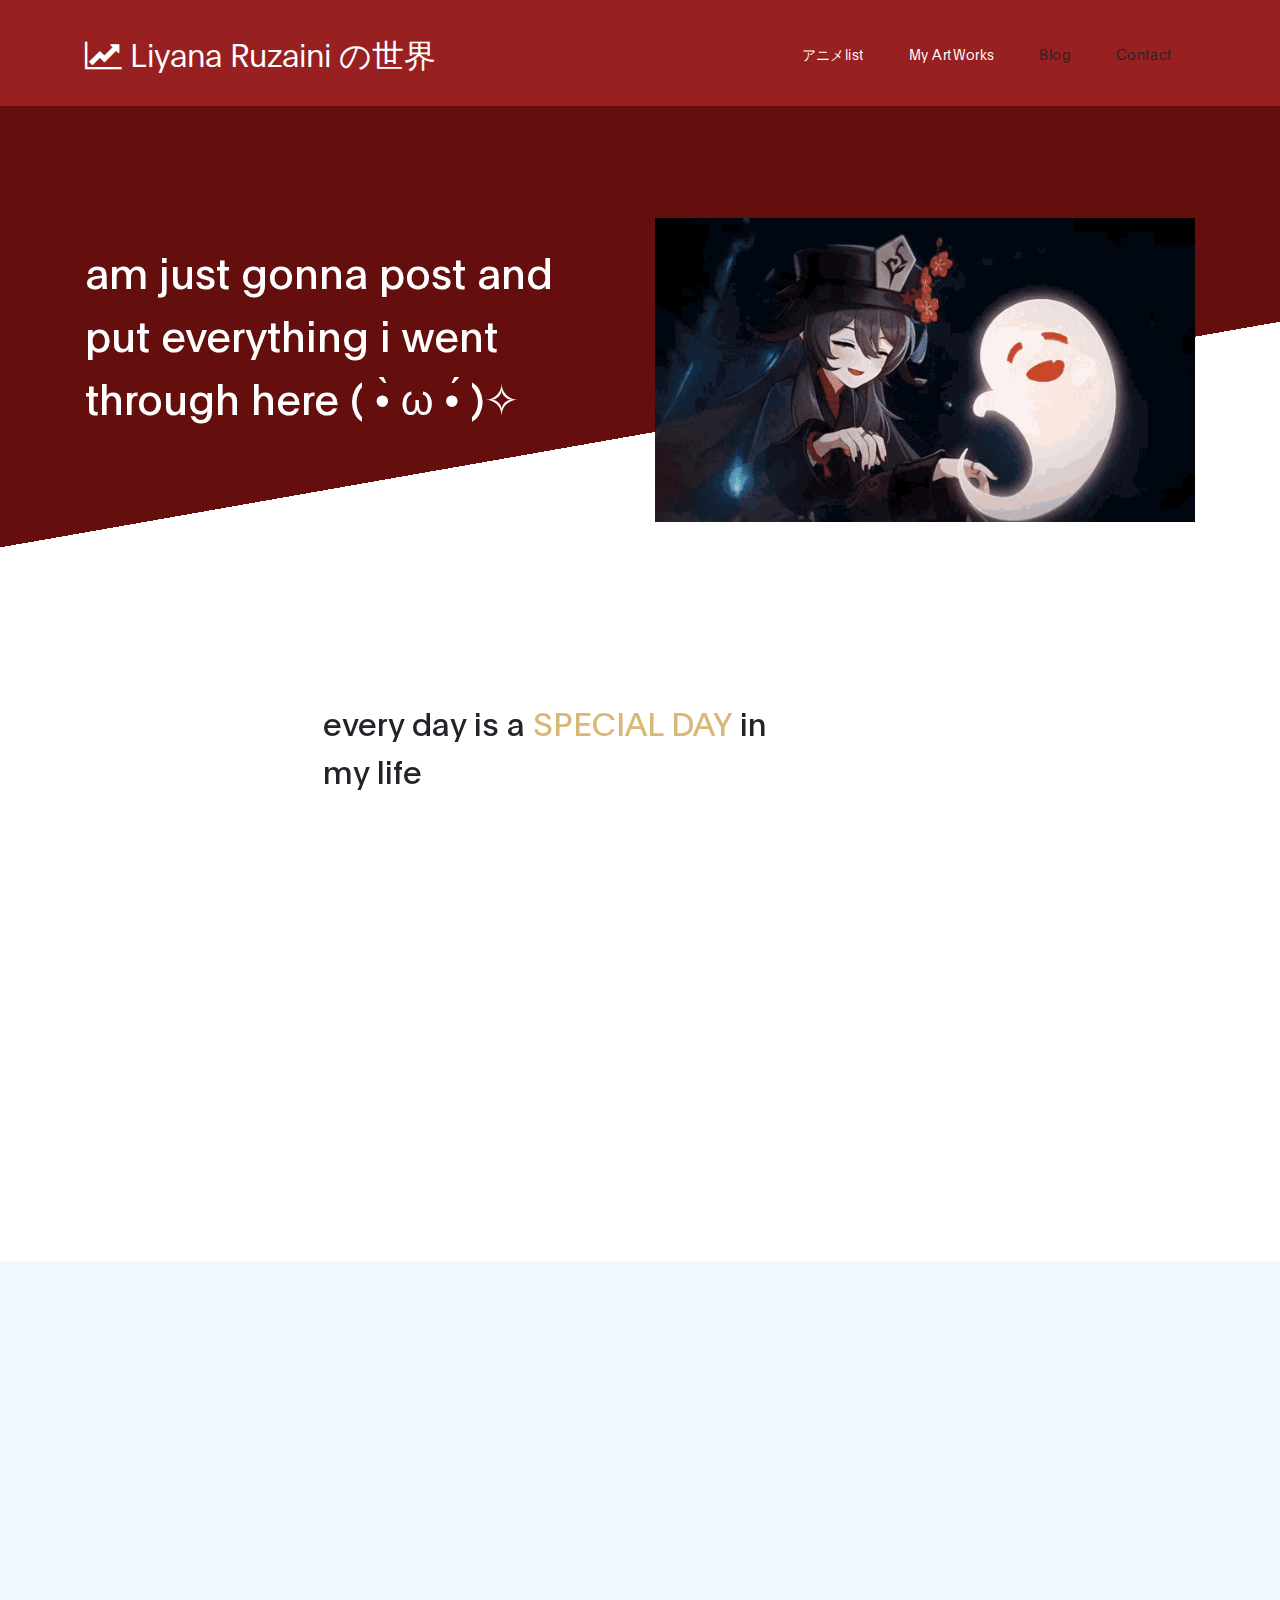
<file: index.html>
<!DOCTYPE html>
<html lang="en">
<head>

     <title>Liyana Ruzaini の世界
     </title>
<!--

DIGITAL TREND

https://templatemo.com/tm-538-digital-trend

-->
     <meta charset="UTF-8">
     <meta http-equiv="X-UA-Compatible" content="IE=Edge">
     <meta name="description" content="">
     <meta name="keywords" content="">
     <meta name="author" content="">
     <meta name="viewport" content="width=device-width, initial-scale=1, maximum-scale=1">

     <link rel="stylesheet" href="css/bootstrap.min.css">
     <link rel="stylesheet" href="css/font-awesome.min.css">
     <link rel="stylesheet" href="css/aos.css">
     <link rel="stylesheet" href="css/owl.carousel.min.css">
     <link rel="stylesheet" href="css/owl.theme.default.min.css">

     <!-- MAIN CSS -->
     <link rel="stylesheet" href="css/templatemo-digital-trend.css">

</head>
<body>

     <!-- MENU BAR -->
     <nav class="navbar navbar-expand-lg">
          <div class="container">
              <a class="navbar-brand" href="index.html">
                <i class="fa fa-line-chart"></i>
                Liyana Ruzaini の世界
              </a>
  
              <button class="navbar-toggler" type="button" data-toggle="collapse" data-target="#navbarNav" aria-controls="navbarNav" aria-expanded="false"
                  aria-label="Toggle navigation">
                  <span class="navbar-toggler-icon"></span>
              </button>
  
              <div class="collapse navbar-collapse" id="navbarNav">
                  <ul class="navbar-nav ml-auto">
                      <li class="nav-item">
                          <a href="anime list.html" class="nav-link">アニメlist</a>
                      </li>
                      <li class="nav-item">
                          <a href="My ArtWorks.html" class="nav-link">My ArtWorks</a>
                      </li>
                      <li class="nav-item">
                          <a class="nav-link">Blog</a>
                      </li>
                      <li class="nav-item">
                          <a class="nav-link">Contact</a>
                      </li>
                  </ul>
              </div>
          </div>
      </nav>


     <!-- HERO -->
     <section class="hero hero-bg d-flex justify-content-center align-items-center">
               <div class="container">
                    <div class="row">

                        <div class="col-lg-6 col-md-10 col-12 d-flex flex-column justify-content-center align-items-center">
                              <div class="hero-text">

                                   <h1 class="text-white" data-aos="fade-up">am just gonna post and put everything i went through here ( •̀ ω •́ )✧ </h1>

                              </div>
                        </div>

                        <div class="col-lg-6 col-12">
                          <div class="hero-image" data-aos="fade-up" data-aos-delay="300">

                            <img src="images/hu-tao.gif" class="img-fluid" alt="best girl">
                          </div>
                        </div>

                    </div>
               </div>
     </section>


     <!-- ABOUT -->
     <section class="about section-padding pb-0" id="about">
          <div class="container">
               <div class="row">

                    <div class="col-lg-7 mx-auto col-md-10 col-12">
                         <div class="about-info">

                              <h2 class="mb-4" data-aos="fade-up">every day is a <strong>SPECIAL DAY</strong> in my life</h2>

                              <p class="mb-0" data-aos="fade-up">feeling happy, excited, complicated, sad, anxious, and angry are the daily basis of human feeling.<a href="blog.html"></a><a href="project-detail.html"></a><a href="contact.html"></a> 
                              <br><br>even so, <strong>my brain </strong>won't allow me to remember all of the thing that happened.
                              <strong>SO with that being said, let me post everything i want here ehe (≧∀≦)ゞ</strong></p>
                         </div>

                         <div class="about-image" data-aos="fade-up" data-aos-delay="200">

                          <img src="images/what.gif" class="img-fluid" alt="witch">
                        </div>
                    </div>

               </div>
          </div>
     </section>


     <!-- PROJECT -->
     <section class="project section-padding" id="project">
          <div class="container-fluid">
               <div class="row">

                    <div class="col-lg-12 col-12">

                        <h2 class="mb-5 text-center" data-aos="fade-up">
                            take a look ！！
                            <br>
                            <strong>これは私の物語です。</strong>
                        </h2>

                         <div class="owl-carousel owl-theme" id="project-slide">
                              <div class="item project-wrapper" data-aos="fade-up" data-aos-delay="100">
                                   <img src="images/project/keqing.jpg" class="img-fluid" alt="keqing 2020">

                                   <div class="project-info">
                                        <small>イラスト/Illust</small>

                                        <h3>
                                             
                                                  <span>Keqing 2020 ver</span>
                                                  <i class="fa fa-angle-right project-icon"></i>
                                             </a>
                                        </h3>
                                   </div>
                              </div>

                              <div class="item project-wrapper" data-aos="fade-up">
                                   <img src="images/project/DSCN0337.JPG" class="img-fluid" alt="Melbourne">

                                   <div class="project-info">
                                        <small>ブログ/blog</small>

                                        <h3>
                                             
                                                  <span>Melbourne</span>
                                                  <i class="fa fa-angle-right project-icon"></i>
                                             </a>
                                        </h3>
                                   </div>
                              </div>

                              <div class="item project-wrapper" data-aos="fade-up">
                                   <img src="images/project/IMG_20190304_073314.jpg" class="img-fluid" alt="Japan">

                                   <div class="project-info">
                                        <small>ブログ/blog</small>

                                        <h3>
                                             
                                                  <span>Japan 2018</span>
                                                  <i class="fa fa-angle-right project-icon"></i>
                                             </a>
                                        </h3>
                                   </div>
                              </div>

                              <div class="item project-wrapper" data-aos="fade-up">
                                   <img src="images/project/Illustration3 blur.png" class="img-fluid" alt="keqing1">

                                   <div class="project-info">
                                        <small>イラスト/Illust</small>

                                        <h3>
                                             
                                                  <span>Keqing 2022 ver</span>
                                                  <i class="fa fa-angle-right project-icon"></i>
                                             </a>
                                        </h3>
                                   </div>
                              </div>

                              <div class="item project-wrapper" data-aos="fade-up">
                                   <img src="images/project/hbd miku.png" class="img-fluid" alt="miku">

                                   <div class="project-info">
                                        <small>イラスト/Illust</small>

                                        <h3>
                                             
                                                  <span>Miku and My BirthDay</span>
                                                  <i class="fa fa-angle-right project-icon"></i>
                                             </a>
                                        </h3>
                                   </div>
                              </div>
                         </div>
                    </div>

               </div>
          </div>
     </section>


    <footer class="site-footer">
      <div class="container">
        <div class="row">

          <div class="col-lg-5 mx-lg-auto col-md-8 col-10">
            <h1 class="text-white" data-aos="fade-up" data-aos-delay="100">"i don't want to see anymore things that've changed! it's exhausting"<strong></strong></h1>
          </div>

          <div class="col-lg-3 col-md-6 col-12" data-aos="fade-up" data-aos-delay="200">
            <h4 class="my-4">Contact Info</h4>

            <p class="mb-1">
              <i class="fa fa-phone mr-2 footer-icon"></i> 
              +6282121453326
            </p>

            <p>
              <a>
                <i class="fa fa-envelope mr-2 footer-icon"></i>
                liyanaruzaini@gmail.com
              </a>
            </p>
          </div>


          <div class="col-lg-4 mx-lg-auto text-center col-md-8 col-12" data-aos="fade-up" data-aos-delay="400">
            <p class="copyright-text">Copyright &copy; 2020 lilchickkn
            <br>
            <a rel="nofollow noopener" href="https://templatemo.com"></a></p>
          </div>


        </div>
      </div>
    </footer>


     <!-- SCRIPTS -->
     <script src="js/jquery.min.js"></script>
     <script src="js/bootstrap.min.js"></script>
     <script src="js/aos.js"></script>
     <script src="js/owl.carousel.min.js"></script>
     <script src="js/smoothscroll.js"></script>
     <script src="js/custom.js"></script>

</body>
</html>
</file>
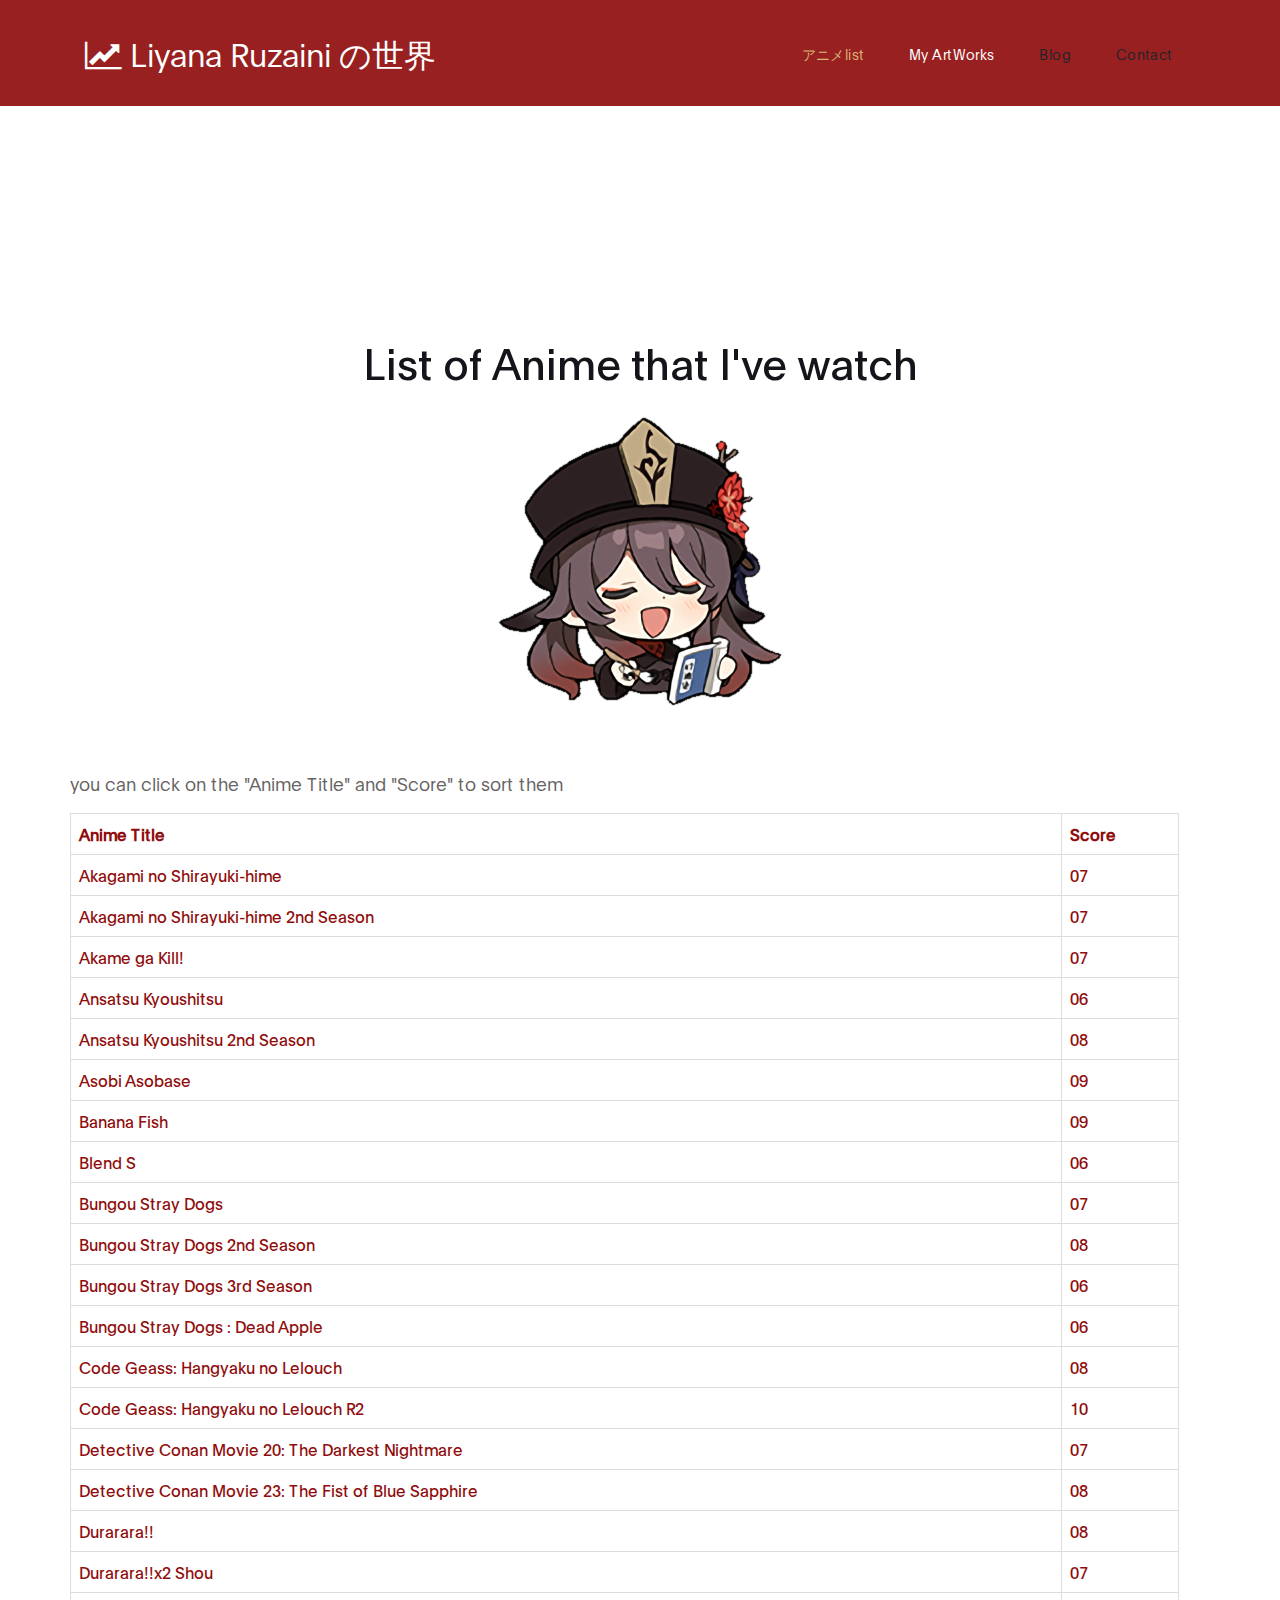
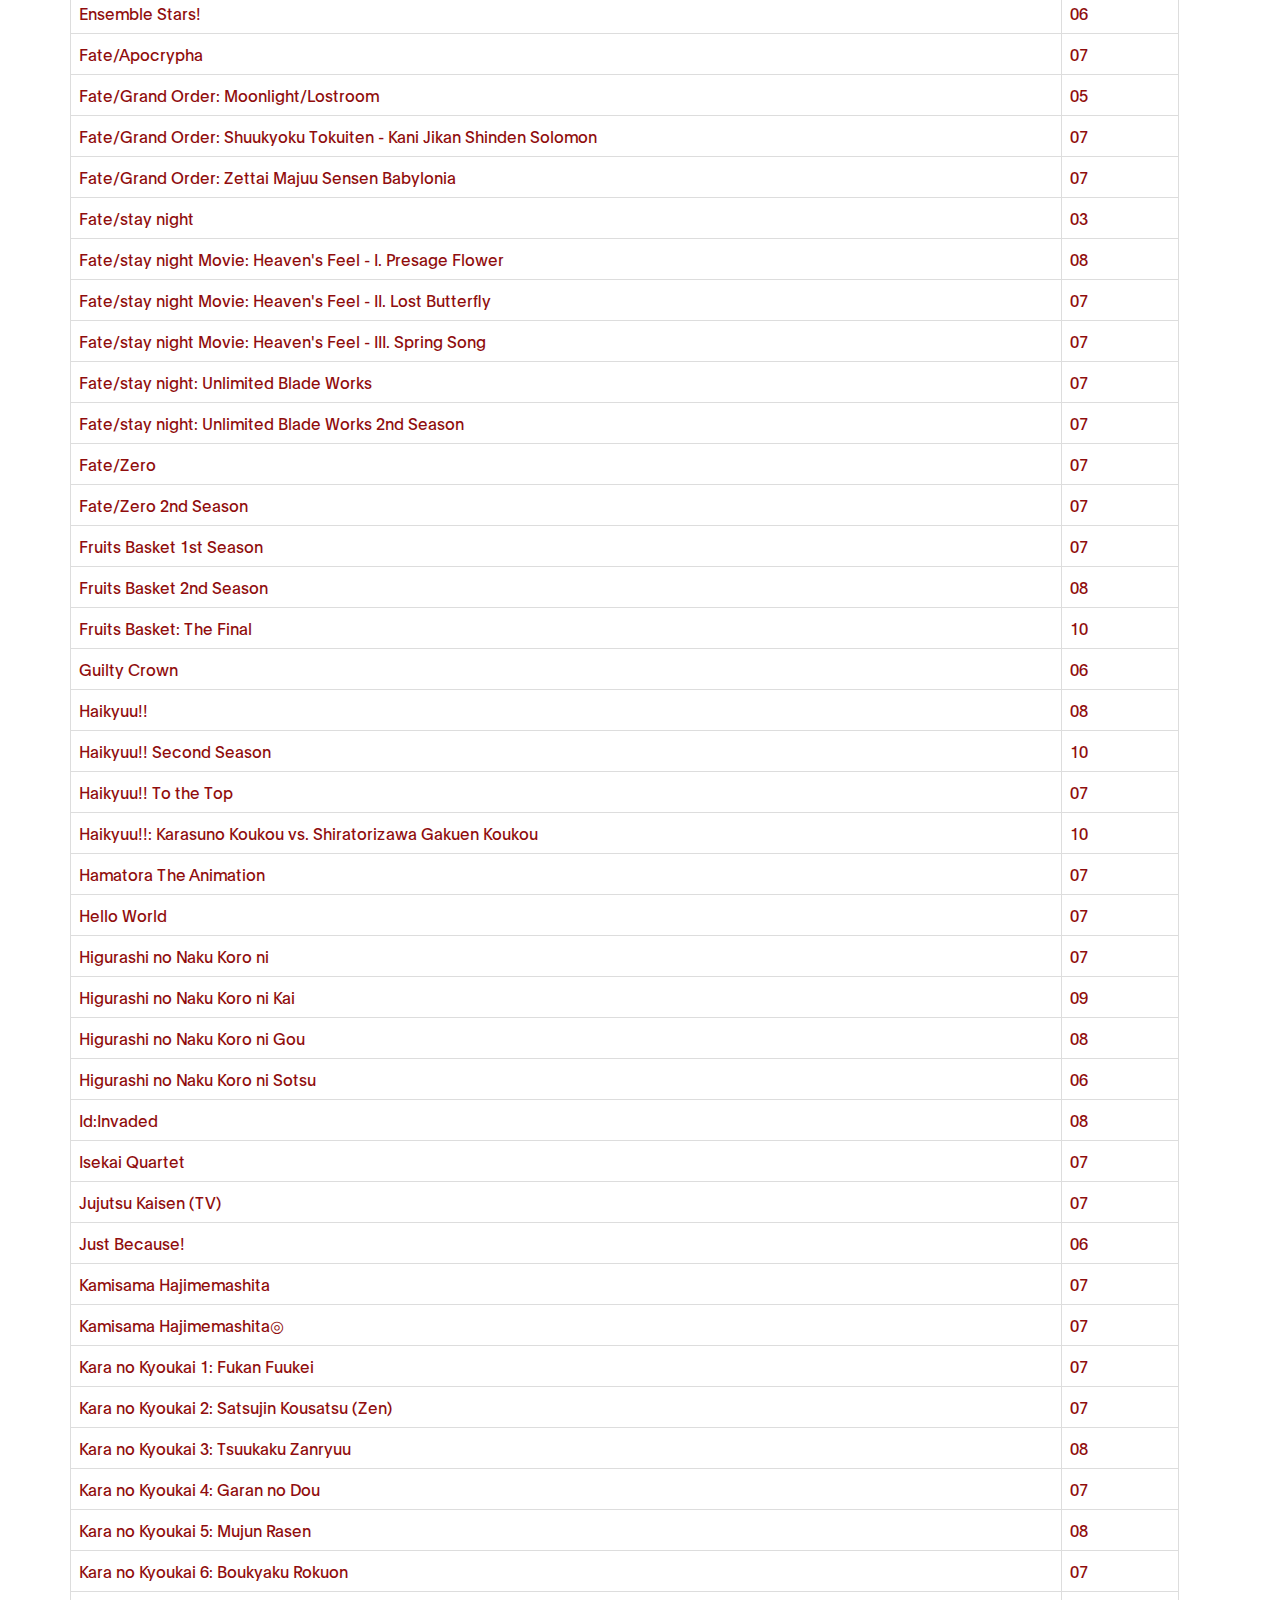
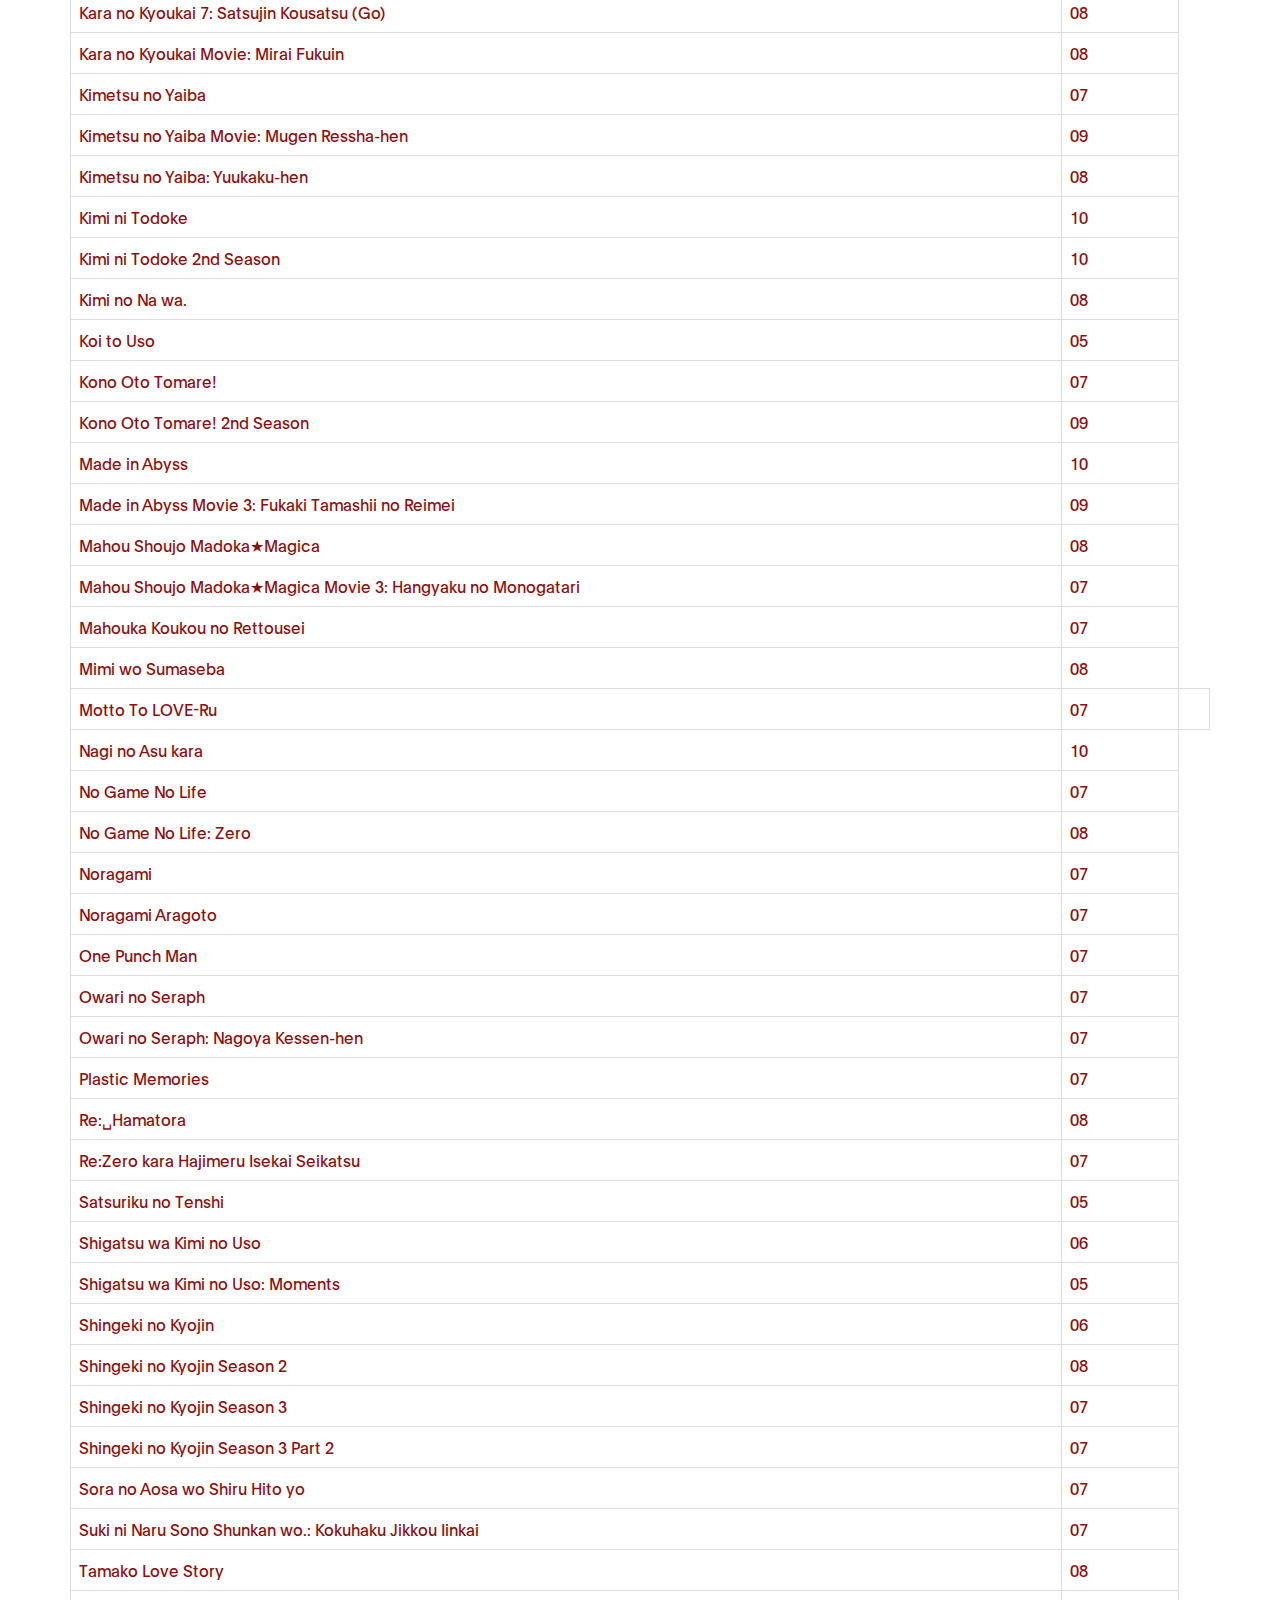
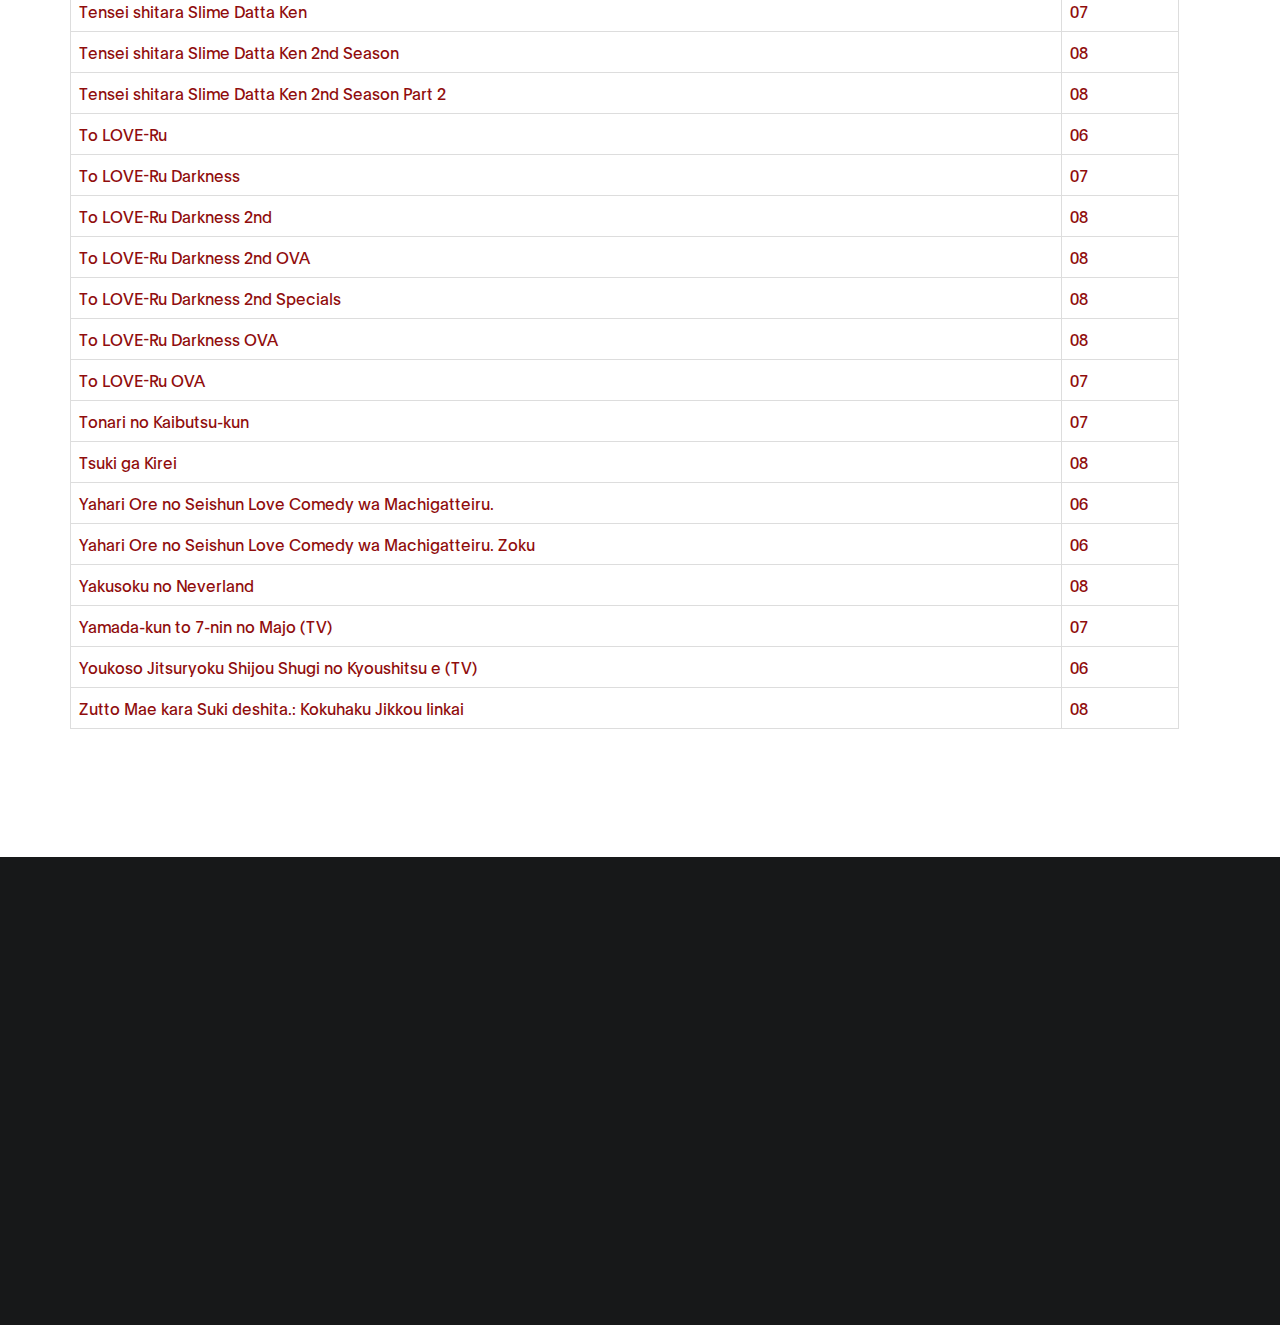
<file: anime list.html>
<!DOCTYPE html>
<html lang="en">
<head>

     <title>Liyana Ruzaini の世界-Anime List</title>
<!--

DIGITAL TREND

https://templatemo.com/tm-538-digital-trend

-->
     <meta charset="UTF-8">
     <meta http-equiv="X-UA-Compatible" content="IE=Edge">
     <meta name="description" content="">
     <meta name="keywords" content="">
     <meta name="author" content="">
     <meta name="viewport" content="width=device-width, initial-scale=1, maximum-scale=1">

     <link rel="stylesheet" href="css/bootstrap.min.css">
     <link rel="stylesheet" href="css/font-awesome.min.css">
     <link rel="stylesheet" href="css/aos.css">
     <link rel="stylesheet" href="css/owl.carousel.min.css">
     <link rel="stylesheet" href="css/owl.theme.default.min.css">

     <!-- MAIN CSS -->
     <link rel="stylesheet" href="css/templatemo-digital-trend.css">

</head>
<body>

     <!-- MENU BAR -->
     <nav class="navbar navbar-expand-lg">
      <div class="container">
          <a class="navbar-brand" href="index.html">
            <i class="fa fa-line-chart"></i>
            Liyana Ruzaini の世界
          </a>

          <button class="navbar-toggler" type="button" data-toggle="collapse" data-target="#navbarNav" aria-controls="navbarNav" aria-expanded="false"
              aria-label="Toggle navigation">
              <span class="navbar-toggler-icon"></span>
          </button>

          <div class="collapse navbar-collapse" id="navbarNav">
              <ul class="navbar-nav ml-auto">
                  <li class="nav-item">
                      <a href="anime list.html" class="nav-link active">アニメlist</a>
                  </li>
                  <li class="nav-item">
                      <a href="My ArtWorks.html" class="nav-link">My ArtWorks</a>
                  </li>
                  <li class="nav-item">
                      <a  class="nav-link">Blog</a>
                  </li>
                  <li class="nav-item">
                      <a  class="nav-link">Contact</a>
                  </li>
              </ul>
          </div>
      </div>
  </nav>


     <!-- BLOG -->
     <section class="blog section-padding">
          <div class="container">
               <div class="row">

                    <div class="col-lg-12 col-12 py-5 mt-5 mb-3 text-center">

                      <h1 class="mb-4" data-aos="fade-up">List of Anime that I've watch</h1>
                      <body>
                        <style>
                            img {
                              display: block;
                              margin-left: auto;
                              margin-right: auto;
                            }
                            </style>
                        <img src="EvNLq_iXIAM_jof.png" alt="hutao" class="center">
                    </body>
                    </div>
                    <p>you can click on the "Anime Title" and "Score" to sort them</p>
                    <head>
                        <style>
                        table {
                          font-family: 'plain-regular';
                          color: #900d0d;
                          border-collapse: collapse;
                          width: 100%;
                        }
                        
                        td, th {
                          border: 1px solid #dddddd;
                          text-align: left;
                          padding: 8px;
                        }
                        
                        tr:nth-child(even) {
                          background-color: #ffffff;
                        }
                        </style>
                        </head>
                        
                        <table id="AnimeList">
                          <tr>
                            <th onclick="sortTable(0)">Anime Title</th>
                            <th onclick="sortTable(1)">Score</th>
                          </tr>
                          <tr>
                            <td>Akagami no Shirayuki-hime</td>
                            <td>07</td>
                          </tr>
                          <tr>
                            <td>Akagami no Shirayuki-hime 2nd Season</td>
                            <td>07</td>
                          </tr>
                          <tr>
                            <td>Akame ga Kill!</td>
                            <td>07</td>
                          </tr>
                          <tr>
                            <td>Ansatsu Kyoushitsu</td>
                            <td>06</td>
                          </tr>
                          <tr>
                            <td>Ansatsu Kyoushitsu 2nd Season</td>
                            <td>08</td>
                          </tr>
                          <tr>
                            <td>Asobi Asobase</td>
                            <td>09</td>
                          </tr>
                          <tr>
                            <td>Banana Fish</td>
                            <td>09</td>
                          </tr>
                          <tr>
                            <td>Blend S</td>
                            <td>06</td>
                          </tr>
                          <tr>
                            <td>Bungou Stray Dogs</td>
                            <td>07</td>
                          </tr>
                          <tr>
                            <td>Bungou Stray Dogs 2nd Season</td>
                            <td>08</td>
                          </tr>
                          <tr>
                            <td>Bungou Stray Dogs 3rd Season</td>
                            <td>06</td>
                          </tr>
                          <tr>
                            <td>Bungou Stray Dogs :  Dead Apple</td>
                            <td>06</td>
                          </tr>
                          <tr>
                            <td>Code Geass: Hangyaku no Lelouch</td>
                            <td>08</td>
                          </tr>
                          <tr>
                            <td>Code Geass: Hangyaku no Lelouch R2</td>
                            <td>10</td>
                          </tr>
                          <tr>
                            <td>Detective Conan Movie 20: The Darkest Nightmare</td>
                            <td>07</td>
                          </tr>
                          <tr>
                            <td>Detective Conan Movie 23: The Fist of Blue Sapphire</td>
                            <td>08</td>
                          </tr>
                          <tr>
                            <td>Durarara!!</td>
                            <td>08</td>
                          </tr>
                          <tr>
                            <td>Durarara!!x2 Shou</td>
                            <td>07</td>
                          </tr>
                          <tr>
                            <td>Ensemble Stars!</td>
                            <td>06</td>
                          </tr>
                          <tr>
                            <td>Fate/Apocrypha</td>
                            <td>07</td>
                          </tr>
                          <tr>
                            <td>Fate/Grand Order: Moonlight/Lostroom</td>
                            <td>05</td>
                          </tr>
                          <tr>
                            <td>Fate/Grand Order: Shuukyoku Tokuiten - Kani Jikan Shinden Solomon</td>
                            <td>07</td>
                          </tr>
                          <tr>
                            <td>Fate/Grand Order: Zettai Majuu Sensen Babylonia</td>
                            <td>07</td>
                          </tr>
                          <tr>
                            <td>Fate/stay night</td>
                            <td>03</td>
                          </tr>
                          <tr>
                            <td>Fate/stay night Movie: Heaven's Feel - I. Presage Flower</td>
                            <td>08</td>
                          </tr>
                          <tr>
                            <td>Fate/stay night Movie: Heaven's Feel - II. Lost Butterfly</td>
                            <td>07</td>
                          </tr>
                          <tr>
                            <td>Fate/stay night Movie: Heaven's Feel - III. Spring Song</td>
                            <td>07</td>
                          </tr>
                          <tr>
                            <td>Fate/stay night: Unlimited Blade Works</td>
                            <td>07</td>
                          </tr>
                          <tr>
                            <td>Fate/stay night: Unlimited Blade Works 2nd Season</td>
                            <td>07</td>
                          </tr>
                          <tr>
                            <td>Fate/Zero</td>
                            <td>07</td>
                          </tr>
                          <tr>
                            <td>Fate/Zero 2nd Season</td>
                            <td>07</td>
                          </tr>
                          <tr>
                            <td>Fruits Basket 1st Season</td>
                            <td>07</td>
                          </tr>
                          <tr>
                            <td>Fruits Basket 2nd Season</td>
                            <td>08</td>
                          </tr>
                          <tr>
                            <td>Fruits Basket: The Final</td>
                            <td>10</td>
                          </tr>
                          <tr>
                            <td>Guilty Crown</td>
                            <td>06</td>
                          </tr>
                          <tr>
                            <td>Haikyuu!!</td>
                            <td>08</td>
                          </tr>
                          <tr>
                            <td>Haikyuu!! Second Season</td>
                            <td>10</td>
                          </tr>
                          <tr>
                            <td>Haikyuu!! To the Top</td>
                            <td>07</td>
                          </tr>
                          <tr>
                            <td>Haikyuu!!: Karasuno Koukou vs. Shiratorizawa Gakuen Koukou</td>
                            <td>10</td>
                          </tr>
                          <tr>
                            <td>Hamatora The Animation</td>
                            <td>07</td>
                          </tr>
                          <tr>
                            <td>Hello World</td>
                            <td>07</td>
                          </tr>
                          <tr>
                            <td>Higurashi no Naku Koro ni</td>
                            <td>07</td>
                          </tr>
                          <tr>
                            <td>Higurashi no Naku Koro ni Kai</td>
                            <td>09</td>
                          </tr>
                          <tr>
                            <td>Higurashi no Naku Koro ni Gou</td>
                            <td>08</td>
                          </tr>
                          <tr>
                            <td>Higurashi no Naku Koro ni Sotsu</td>
                            <td>06</td>
                          </tr>
                          <tr>
                            <td>Id:Invaded</td>
                            <td>08</td>
                          </tr>
                          <tr>
                            <td>Isekai Quartet</td>
                            <td>07</td>
                          </tr>
                          <tr>
                            <td>Jujutsu Kaisen (TV)</td>
                            <td>07</td>
                          </tr>
                          <tr>
                            <td>Just Because!</td>
                            <td>06</td>
                          </tr>
                          <tr>
                            <td>Kamisama Hajimemashita</td>
                            <td>07</td>
                          </tr>
                          <tr>
                            <td>Kamisama Hajimemashita◎</td>
                            <td>07</td>
                          </tr>
                          <tr>
                            <td>Kara no Kyoukai 1: Fukan Fuukei</td>
                            <td>07</td>
                          </tr>
                          <tr>
                            <td>Kara no Kyoukai 2: Satsujin Kousatsu (Zen)</td>
                            <td>07</td>
                          </tr>
                          <tr>
                            <td>Kara no Kyoukai 3: Tsuukaku Zanryuu</td>
                            <td>08</td>
                          </tr>
                          <tr>
                            <td>Kara no Kyoukai 4: Garan no Dou</td>
                            <td>07</td>
                          </tr>
                          <tr>
                            <td>Kara no Kyoukai 5: Mujun Rasen</td>
                            <td>08</td>
                          </tr>
                          <tr>
                            <td>Kara no Kyoukai 6: Boukyaku Rokuon</td>
                            <td>07</td>
                          </tr>
                          <tr>
                            <td>Kara no Kyoukai 7: Satsujin Kousatsu (Go)</td>
                            <td>08</td>
                          </tr>
                          <tr>
                            <td>Kara no Kyoukai Movie: Mirai Fukuin</td>
                            <td>08</td>
                          </tr>
                          <tr>
                            <td>Kimetsu no Yaiba</td>
                            <td>07</td>
                          </tr>
                          <tr>
                            <td>Kimetsu no Yaiba Movie: Mugen Ressha-hen</td>
                            <td>09</td>
                          </tr>
                          <tr>
                            <td>Kimetsu no Yaiba: Yuukaku-hen</td>
                            <td>08</td>
                          </tr>
                          <tr>
                            <td>Kimi ni Todoke</td>
                            <td>10</td>
                          </tr>
                          <tr>
                            <td>Kimi ni Todoke 2nd Season</td>
                            <td>10</td>
                          </tr>
                          <tr>
                            <td>Kimi no Na wa.</td>
                            <td>08</td>
                          </tr>
                          <tr>
                            <td>Koi to Uso</td>
                            <td>05</td>
                          </tr>
                          <tr>
                            <td>Kono Oto Tomare!</td>
                            <td>07</td>
                          </tr>
                          <tr>
                            <td>Kono Oto Tomare! 2nd Season</td>
                            <td>09</td>
                          </tr>
                          <tr>
                            <td>Made in Abyss</td>
                            <td>10</td>
                          </tr>
                          <tr>
                            <td>Made in Abyss Movie 3: Fukaki Tamashii no Reimei</td>
                            <td>09</td>
                          </tr>
                          <tr>
                            <td>Mahou Shoujo Madoka★Magica</td>
                            <td>08</td>
                          </tr>
                          <tr>
                            <td>Mahou Shoujo Madoka★Magica Movie 3: Hangyaku no Monogatari</td>
                            <td>07</td>
                          </tr>
                          <tr>
                            <td>Mahouka Koukou no Rettousei</td>
                            <td>07</td>
                          </tr>
                          <tr>
                            <td>Mimi wo Sumaseba</td>
                            <td>08</td>
                          </tr>
                          <tr>
                            <td>Motto To LOVE-Ru</td>
                            <td>07</td>
                            <td></td>
                          </tr>
                          <tr>
                            <td>Nagi no Asu kara</td>
                            <td>10</td>
                          </tr>
                          <tr>
                            <td>No Game No Life</td>
                            <td>07</td>
                          </tr>
                          <tr>
                            <td>No Game No Life: Zero</td>
                            <td>08</td>
                          </tr>
                          <tr>
                            <td>Noragami</td>
                            <td>07</td>
                          </tr>
                          <tr>
                            <td>Noragami Aragoto</td>
                            <td>07</td>
                          </tr>
                          <tr>
                            <td>One Punch Man</td>
                            <td>07</td>
                          </tr>
                          <tr>
                            <td>Owari no Seraph</td>
                            <td>07</td>
                          </tr>
                          <tr>
                            <td>Owari no Seraph: Nagoya Kessen-hen</td>
                            <td>07</td>
                          </tr>
                          <tr>
                            <td>Plastic Memories</td>
                            <td>07</td>
                          </tr>
                          <tr>
                            <td>Re:␣Hamatora</td>
                            <td>08</td>
                          </tr>
                          <tr>
                            <td>Re:Zero kara Hajimeru Isekai Seikatsu</td>
                            <td>07</td>
                          </tr>
                          <tr>
                            <td>Satsuriku no Tenshi</td>
                            <td>05</td>
                          </tr>
                          <tr>
                            <td>Shigatsu wa Kimi no Uso</td>
                            <td>06</td>
                          </tr>
                          <tr>
                            <td>Shigatsu wa Kimi no Uso: Moments</td>
                            <td>05</td>
                          </tr>
                          <tr>
                            <td>Shingeki no Kyojin</td>
                            <td>06</td>
                          </tr>
                          <tr>
                            <td>Shingeki no Kyojin Season 2</td>
                            <td>08</td>
                          </tr>
                          <tr>
                            <td>Shingeki no Kyojin Season 3</td>
                            <td>07</td>
                          </tr>
                          <tr>
                            <td>Shingeki no Kyojin Season 3 Part 2</td>
                            <td>07</td>
                          </tr>
                          <tr>
                            <td>Sora no Aosa wo Shiru Hito yo</td>
                            <td>07</td>
                          </tr>
                          <tr>
                            <td>Suki ni Naru Sono Shunkan wo.: Kokuhaku Jikkou Iinkai</td>
                            <td>07</td>
                          </tr>
                          <tr>
                            <td>Tamako Love Story</td>
                            <td>08</td>
                          </tr>
                          <tr>
                            <td>Tensei shitara Slime Datta Ken</td>
                            <td>07</td>
                          </tr>
                          <tr>
                            <td>Tensei shitara Slime Datta Ken 2nd Season</td>
                            <td>08</td>
                          </tr>
                          <tr>
                            <td>Tensei shitara Slime Datta Ken 2nd Season Part 2</td>
                            <td>08</td>
                          </tr>
                          <tr>
                            <td>To LOVE-Ru</td>
                            <td>06</td>
                          </tr>
                          <tr>
                            <td>To LOVE-Ru Darkness</td>
                            <td>07</td>
                          </tr>
                          <tr>
                            <td>To LOVE-Ru Darkness 2nd</td>
                            <td>08</td>
                          </tr>
                          <tr>
                            <td>To LOVE-Ru Darkness 2nd OVA</td>
                            <td>08</td>
                          </tr>
                          <tr>
                            <td>To LOVE-Ru Darkness 2nd Specials</td>
                            <td>08</td>
                          </tr>
                          <tr>
                            <td>To LOVE-Ru Darkness OVA</td>
                            <td>08</td>
                          </tr>
                          <tr>
                            <td>To LOVE-Ru OVA</td>
                            <td>07</td>
                          </tr>
                          <tr>
                            <td>Tonari no Kaibutsu-kun</td>
                            <td>07</td>
                          </tr>
                          <tr>
                            <td>Tsuki ga Kirei</td>
                            <td>08</td>
                          </tr>
                          <tr>
                            <td>Yahari Ore no Seishun Love Comedy wa Machigatteiru.</td>
                            <td>06</td>
                          </tr>
                          <tr>
                            <td>Yahari Ore no Seishun Love Comedy wa Machigatteiru. Zoku</td>
                            <td>06</td>
                          </tr>
                          <tr>
                            <td>Yakusoku no Neverland</td>
                            <td>08</td>
                          </tr>
                          <tr>
                            <td>Yamada-kun to 7-nin no Majo (TV)</td>
                            <td>07</td>
                          </tr>
                          <tr>
                            <td>Youkoso Jitsuryoku Shijou Shugi no Kyoushitsu e (TV)</td>
                            <td>06</td>
                          </tr>
                          <tr>
                            <td>Zutto Mae kara Suki deshita.: Kokuhaku Jikkou Iinkai</td>
                            <td>08</td>
                          </tr>
                        </table>
                        <script>
                            function sortTable(n) {
                              var table, rows, switching, i, x, y, shouldSwitch, dir, switchcount = 0;
                              table = document.getElementById("AnimeList");
                              switching = true;
                              dir = "asc";
                              while (switching) {
                                switching = false;
                                rows = table.rows;
                                for (i = 1; i < (rows.length - 1); i++) {
                                  shouldSwitch = false;
                                  x = rows[i].getElementsByTagName("TD")[n];
                                  y = rows[i + 1].getElementsByTagName("TD")[n];
                                  if (dir == "asc") {
                                    if (x.innerHTML.toLowerCase() > y.innerHTML.toLowerCase()) {
                                      shouldSwitch= true;
                                      break;
                                    }
                                  } else if (dir == "desc") {
                                    if (x.innerHTML.toLowerCase() < y.innerHTML.toLowerCase()) {
                                      shouldSwitch = true;
                                      break;
                                    }
                                  }
                                }
                                if (shouldSwitch) {
                                  rows[i].parentNode.insertBefore(rows[i + 1], rows[i]);
                                  switching = true;
                                  switchcount ++;      
                                } else {
                                  if (switchcount == 0 && dir == "asc") {
                                    dir = "desc";
                                    switching = true;
                                  }
                                }
                              }
                            }
                            </script>
                        
                        </body>
                    </div>

               </div>
          </div>
     </section>

     <footer class="site-footer">
        <div class="container">
          <div class="row">
  
            <div class="col-lg-5 mx-lg-auto col-md-8 col-10">
              <h1 class="text-white" data-aos="fade-up" data-aos-delay="100">"i don't want to see anymore things that've changed! it's exhausting"<strong></strong></h1>
            </div>
  
            <div class="col-lg-3 col-md-6 col-12" data-aos="fade-up" data-aos-delay="200">
              <h4 class="my-4">Contact Info</h4>
  
              <p class="mb-1">
                <i class="fa fa-phone mr-2 footer-icon"></i> 
                +6282121453326
              </p>
  
              <p>
                <a>
                  <i class="fa fa-envelope mr-2 footer-icon"></i>
                  liyanaruzaini@gmail.com
                </a>
              </p>
            </div>
  
  
            <div class="col-lg-4 mx-lg-auto text-center col-md-8 col-12" data-aos="fade-up" data-aos-delay="400">
              <p class="copyright-text">Copyright &copy; 2020 lilchickkn
              <br>
              <a rel="nofollow noopener" href="https://templatemo.com"></a></p>
            </div>
  
  
          </div>
        </div>
      </footer>
  
  
       <!-- SCRIPTS -->
       <script src="js/jquery.min.js"></script>
       <script src="js/bootstrap.min.js"></script>
       <script src="js/aos.js"></script>
       <script src="js/owl.carousel.min.js"></script>
       <script src="js/smoothscroll.js"></script>
       <script src="js/custom.js"></script>
  
  </body>
  </html>
</file>
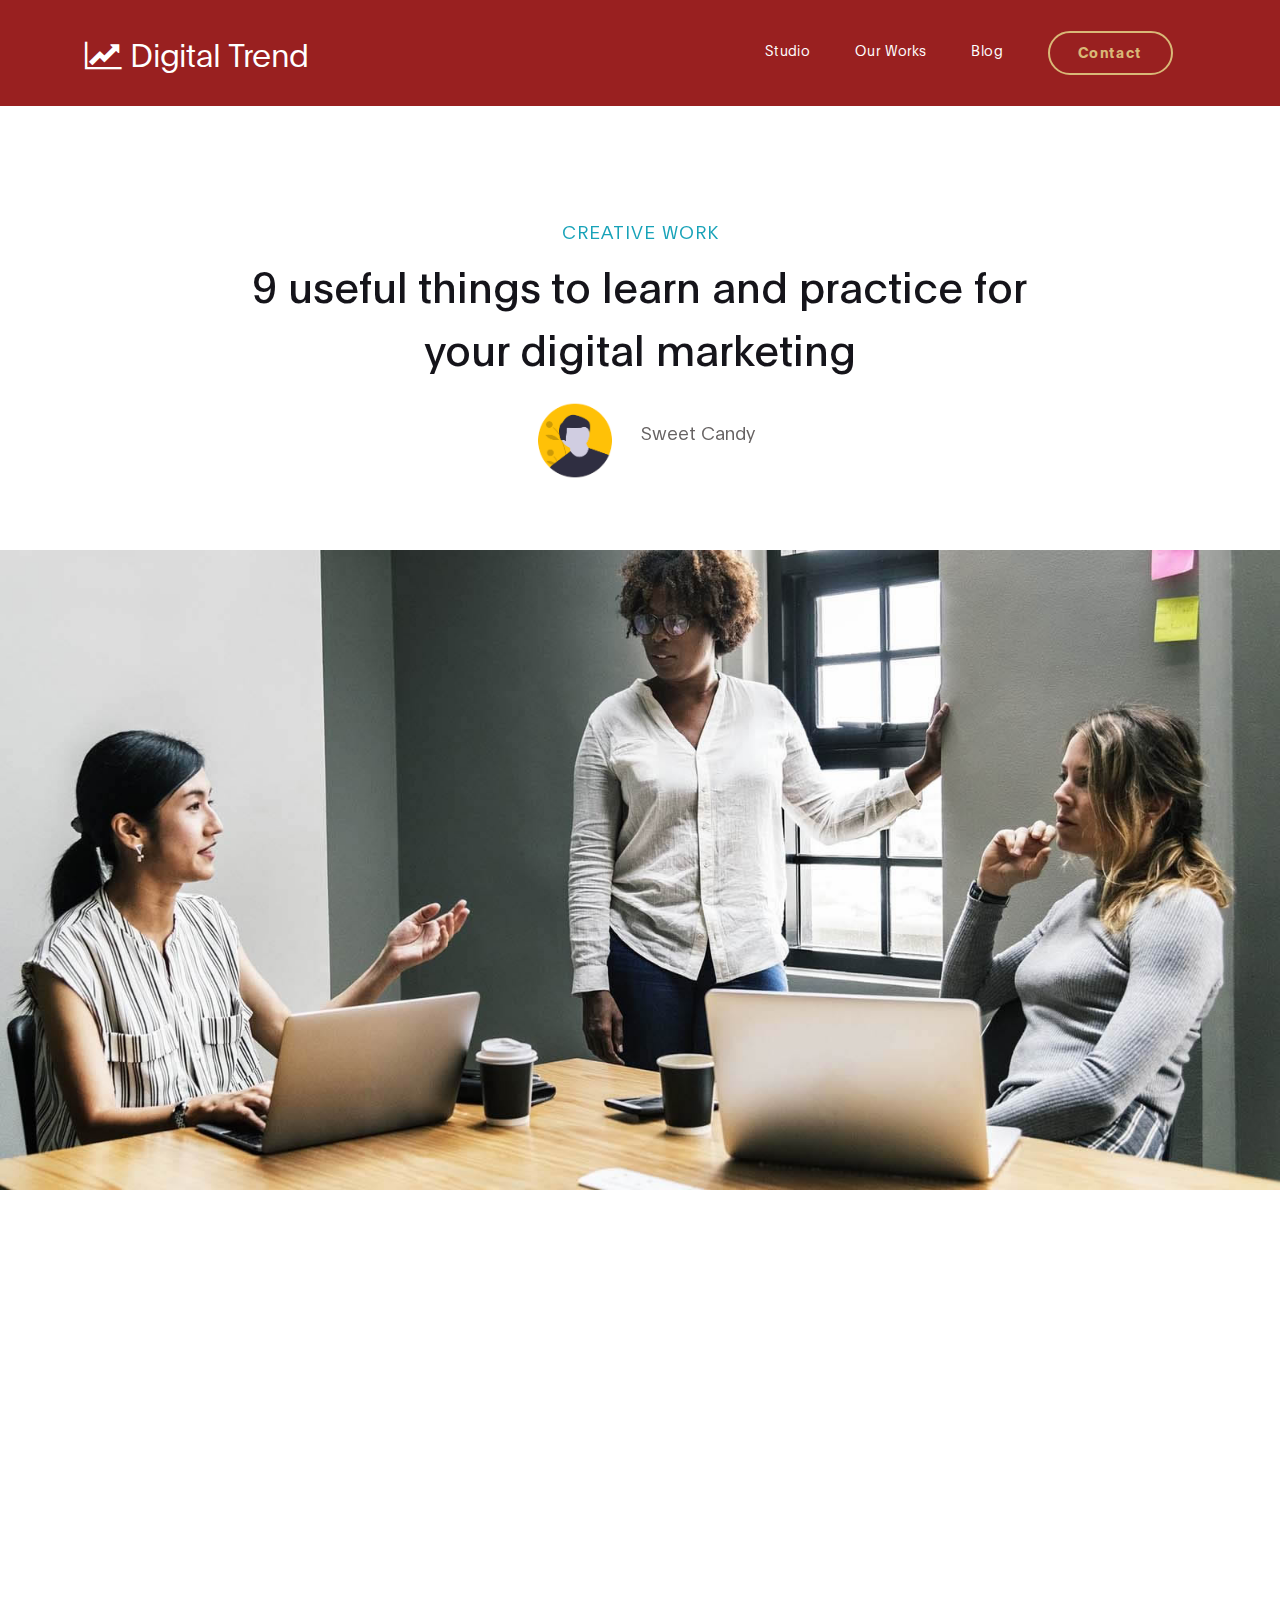
<file: blog-detail.html>
<!DOCTYPE html> 
<html lang="en">
<head>

     <title>Digital Trend - Blog Detail</title>
<!--

DIGITAL TREND artwork

https://templatemo.com/tm-538-digital-trend

-->
     <meta charset="UTF-8">
     <meta http-equiv="X-UA-Compatible" content="IE=Edge">
     <meta name="description" content="">
     <meta name="keywords" content="">
     <meta name="author" content="">
     <meta name="viewport" content="width=device-width, initial-scale=1, maximum-scale=1">

     <link rel="stylesheet" href="css/bootstrap.min.css">
     <link rel="stylesheet" href="css/font-awesome.min.css">
     <link rel="stylesheet" href="css/aos.css">
     <link rel="stylesheet" href="css/owl.carousel.min.css">
     <link rel="stylesheet" href="css/owl.theme.default.min.css">

     <!-- MAIN CSS -->
     <link rel="stylesheet" href="css/templatemo-digital-trend.css">

</head>
<body>

     <!-- MENU BAR -->
    <nav class="navbar navbar-expand-lg position-relative">
        <div class="container">
            <a class="navbar-brand" href="index.html">
              <i class="fa fa-line-chart"></i>
              Digital Trend
            </a>

            <button class="navbar-toggler" type="button" data-toggle="collapse" data-target="#navbarNav" aria-controls="navbarNav" aria-expanded="false"
                aria-label="Toggle navigation">
                <span class="navbar-toggler-icon"></span>
            </button>

            <div class="collapse navbar-collapse" id="navbarNav">
                <ul class="navbar-nav ml-auto">
                    <li class="nav-item">
                        <a href="index.html#about" class="nav-link">Studio</a>
                    </li>
                    <li class="nav-item">
                        <a href="index.html#project" class="nav-link">Our Works</a>
                    </li>
                    <li class="nav-item">
                        <a href="blog.html" class="nav-link">Blog</a>
                    </li>
                    <li class="nav-item">
                        <a href="contact.html" class="nav-link contact">Contact</a>
                    </li>
                </ul>
            </div>
        </div>
    </nav>


     <!-- BLOG DETAIL -->
     <section class="project-detail section-padding-half">
          <div class="container">
               <div class="row">

                    <div class="col-lg-9 mx-auto col-md-10 col-12 mt-lg-5 text-center" data-aos="fade-up">
                      <h4 class="blog-category text-info">Creative Work</h4>
                      
                      <h1>9 useful things to learn and practice for your digital marketing</h1>

                      <div class="client-info">
                          <div class="d-flex justify-content-center align-items-center mt-3">
                            <img src="images/project/project-detail/male-avatar.png" class="img-fluid" alt="male avatar">

                            <p>Sweet Candy</p>
                          </div>
                      </div>
                    </div>

               </div>
          </div>
     </section>


     <div class="full-image text-center" data-aos="zoom-in">
       <img src="images/blog/blog-header-image.jpg" class="img-fluid" alt="blog header">
     </div>


     <!-- BLOG DETAIL -->
     <section class="project-detail">
          <div class="container">
               <div class="row">

                  <div class="col-lg-9 mx-auto col-md-11 col-12 my-5 pt-3" data-aos="fade-up">

                    <h2 class="mb-3">Etiam quis metus elementum, tempor risus vel, condimentum orci.</h2>

                    <p>Mauris in convallis nunc, non facilisis arcu. Nunc sapien nulla, interdum at diam non, aliquam vestibulum leo. Fusce laoreet malesuada ante, consectetur consequat ante tempor et. Quisque ac risus ligula.</p>

                    <p>Suspendisse bibendum tortor at est placerat auctor. Phasellus tortor est, bibendum eu ex eu, tincidunt efficitur nunc. Orci varius natoque penatibus et magnis dis parturient montes, nascetur ridiculus mus.</p>

                    <ul class="list-detail py-3">
                      <li><span>Quisque at condimentum est. Duis sollicitudin urna id elit pulvinar placerat. Ut ac dui in ex vulputate dictum.</span></li>

                      <li><span>Mauris vitae tellus nisi. Morbi rutrum lacus sit amet volutpat viverra.</span></li>

                      <li><span> Integer maximus sem ut ipsum blandit elementum. Nullam sollicitudin accumsan commodo.</span></li>
                    </ul>

                    <p>Sed leo nisl, posuere at molestie ac, suscipit auctor mauris. Etiam quis metus elementum, tempor risus vel, condimentum orci.</p>

                    <h2 class="mt-5 mb-3">Curabitur tempus vel libero lobortis feugiat</h2>

                    <p>Orci varius natoque penatibus et magnis dis parturient montes, nascetur ridiculus mus. Mauris in convallis nunc, non facilisis arcu. Nunc sapien nulla, interdum at diam non, aliquam vestibulum leo.</p>

                    <blockquote>Phasellus dapibus ex sed dolor blandit, efficitur iaculis ipsum scelerisque. Cras elementum nibh id felis sagittis, sit amet pellentesque ligula porttitor. Fusce laoreet malesuada ante, consectetur consequat ante tempor et. Quisque ac risus ligula.</blockquote>
                    </div>
               </div>

              <div class="col-lg-8 mx-auto mb-5 pb-5 col-12" data-aos="fade-up">

                <h3 class="my-3" data-aos="fade-up">Leave a comment</h3>

                <form action="#" method="get"  class="contact-form" data-aos="fade-up" data-aos-delay="300" role="form">
                  <div class="row">
                    <div class="col-lg-6 col-12">
                      <input type="text" class="form-control" name="name" placeholder="Name">
                    </div>

                    <div class="col-lg-6 col-12">
                      <input type="email" class="form-control" name="email" placeholder="Email">
                    </div>

                    <div class="col-lg-12 col-12">
                      <textarea class="form-control" rows="6" name="message" placeholder="Message"></textarea>
                    </div>

                    <div class="col-lg-5 mx-auto col-7">
                      <button type="submit" class="form-control" id="submit-button" name="submit">Submit Comment</button>
                    </div>
                  </div>
                </form>
              </div>
              
          </div>
          
     </section>


    <footer class="site-footer">
      <div class="container">
        <div class="row">

          <div class="col-lg-5 mx-lg-auto col-md-8 col-10">
            <h1 class="text-white" data-aos="fade-up" data-aos-delay="100">We make creative <strong>brands</strong> only.</h1>
          </div>

          <div class="col-lg-3 col-md-6 col-12" data-aos="fade-up" data-aos-delay="200">
            <h4 class="my-4">Contact Info</h4>

            <p class="mb-1">
              <i class="fa fa-phone mr-2 footer-icon"></i> 
              +99 080 070 4224
            </p>

            <p>
              <a href="#">
                <i class="fa fa-envelope mr-2 footer-icon"></i>
                hello@company.com
              </a>
            </p>
          </div>

          <div class="col-lg-3 col-md-6 col-12" data-aos="fade-up" data-aos-delay="300">
            <h4 class="my-4">Our Studio</h4>

            <p class="mb-1">
              <i class="fa fa-home mr-2 footer-icon"></i> 
              Av. Lúcio Costa - Barra da Tijuca, Rio de Janeiro - RJ, Brazil
            </p>
          </div>

          <div class="col-lg-4 mx-lg-auto text-center col-md-8 col-12" data-aos="fade-up" data-aos-delay="400">
            <p class="copyright-text">Copyright &copy; 2020 Your Company
            <br>
            <a rel="nofollow noopener" href="https://templatemo.com">Design: TemplateMo</a></p>
          </div>

          <div class="col-lg-4 mx-lg-auto col-md-6 col-12" data-aos="fade-up" data-aos-delay="500">
            
            <ul class="footer-link">
              <li><a href="#">Stories</a></li>
              <li><a href="#">Work with us</a></li>
              <li><a href="#">Privacy</a></li>
            </ul>
          </div>

          <div class="col-lg-3 mx-lg-auto col-md-6 col-12" data-aos="fade-up" data-aos-delay="600">
            <ul class="social-icon">
              <li><a href="#" class="fa fa-instagram"></a></li>
              <li><a href="#" class="fa fa-twitter"></a></li>
              <li><a href="#" class="fa fa-dribbble"></a></li>
              <li><a href="#" class="fa fa-behance"></a></li>
            </ul>
          </div>

        </div>
      </div>
    </footer>


     <!-- SCRIPTS -->
     <script src="js/jquery.min.js"></script>
     <script src="js/bootstrap.min.js"></script>
     <script src="js/aos.js"></script>
     <script src="js/owl.carousel.min.js"></script>
     <script src="js/custom.js"></script>

</body>
</html>
</file>
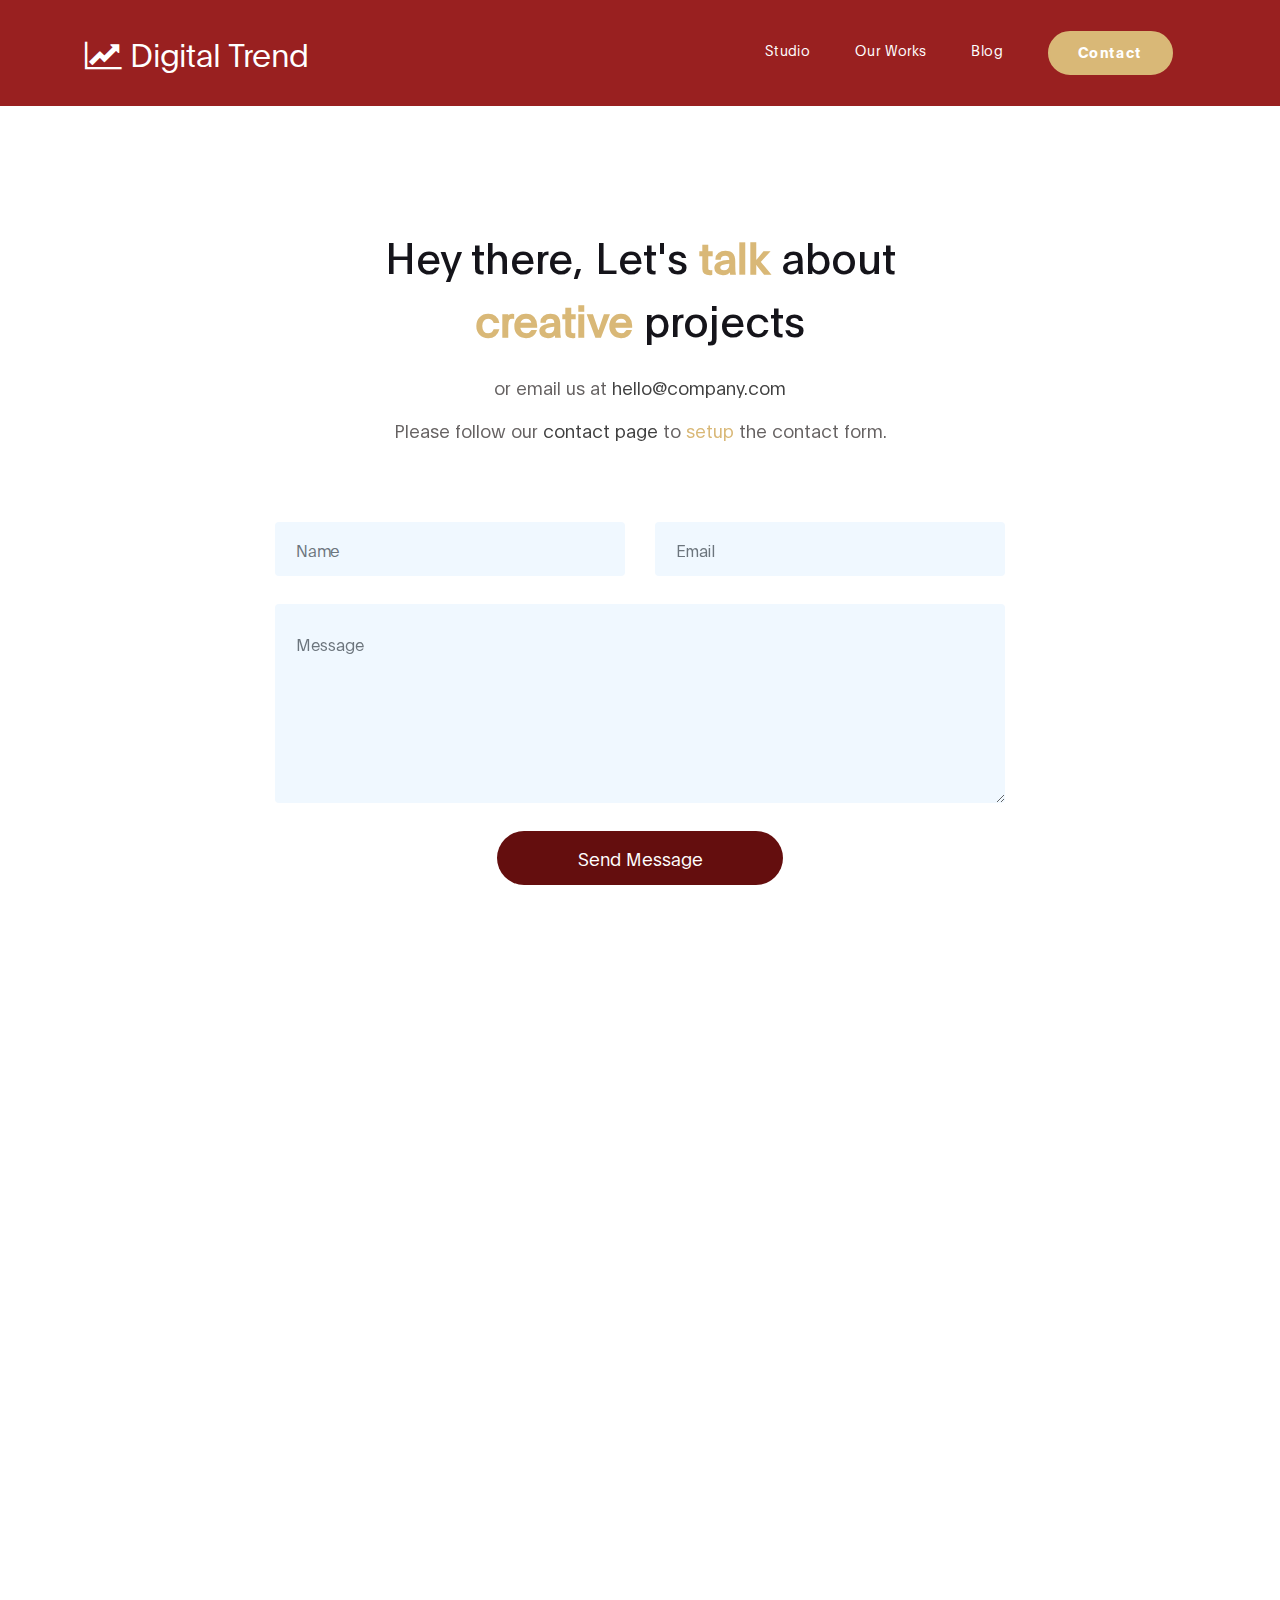
<file: contact.html>
<!DOCTYPE html>
<html lang="en">
<head>

     <title>Liyana Ruzaini の世界</title>
<!--

DIGITAL TREND

https://templatemo.com/tm-538-digital-trend

-->
     <meta charset="UTF-8">
     <meta http-equiv="X-UA-Compatible" content="IE=Edge">
     <meta name="description" content="">
     <meta name="keywords" content="">
     <meta name="author" content="">
     <meta name="viewport" content="width=device-width, initial-scale=1, maximum-scale=1">

     <link rel="stylesheet" href="css/bootstrap.min.css">
     <link rel="stylesheet" href="css/font-awesome.min.css">
     <link rel="stylesheet" href="css/aos.css">
     <link rel="stylesheet" href="css/owl.carousel.min.css">
     <link rel="stylesheet" href="css/owl.theme.default.min.css">

     <!-- MAIN CSS -->
     <link rel="stylesheet" href="css/templatemo-digital-trend.css">

</head>
<body>

     <!-- MENU BAR -->
    <nav class="navbar navbar-expand-lg position-absolute">
        <div class="container">
          <a class="navbar-brand" href="index.html">
              <i class="fa fa-line-chart"></i>
              Digital Trend
            </a>

            <button class="navbar-toggler" type="button" data-toggle="collapse" data-target="#navbarNav" aria-controls="navbarNav" aria-expanded="false"
                aria-label="Toggle navigation">
                <span class="navbar-toggler-icon"></span>
            </button>

            <div class="collapse navbar-collapse" id="navbarNav">
                <ul class="navbar-nav ml-auto">
                    <li class="nav-item">
                        <a href="index.html#about" class="nav-link">Studio</a>
                    </li>
                    <li class="nav-item">
                        <a href="index.html#project" class="nav-link">Our Works</a>
                    </li>
                    <li class="nav-item">
                        <a href="blog.html" class="nav-link">Blog</a>
                    </li>
                    <li class="nav-item">
                        <a href="contact.html" class="nav-link active contact">Contact</a>
                    </li>
                </ul>
            </div>
        </div>
    </nav>


     <!-- CONTACT -->
     <section class="contact section-padding">
          <div class="container">
               <div class="row">

                    <div class="col-lg-6 mx-auto col-md-7 col-12 py-5 mt-5 text-center" data-aos="fade-up">

                      <h1 class="mb-4">Hey there, Let's <strong>talk</strong> about <strong>creative</strong> projects</h1>

                      <p>or email us at <a href="mailto:hello@company.com">hello@company.com</a></p>
                      <p>Please follow our <a rel="nofollow" href="https://templatemo.com/contact">contact page</a> to <strong>setup</strong> the contact form.</p>
                    </div>

                    <div class="col-lg-8 mx-auto col-md-10 col-12">
                    
                    <!-- Follow https://templatemo.com/contact page to setup your own contact form -->
                    
                      <form action="#" method="post" class="contact-form" data-aos="fade-up" data-aos-delay="300" role="form">
                        <div class="row">
                          <div class="col-lg-6 col-12">
                            <input type="text" class="form-control" name="name" placeholder="Name">
                          </div>

                          <div class="col-lg-6 col-12">
                            <input type="email" class="form-control" name="email" placeholder="Email">
                          </div>

                          <div class="col-lg-12 col-12">
                            <textarea class="form-control" rows="6" name="message" placeholder="Message"></textarea>
                          </div>

                          <div class="col-lg-5 mx-auto col-7">
                            <button type="submit" class="form-control" id="submit-button" name="submit">Send Message</button>
                          </div>
                        </div>

                      </form>
                    </div>

               </div>
          </div>
     </section>

<!-- How to change your own map point
	1. Go to Google Maps
	2. Click on your location point
	3. Click "Share" and choose "Embed map" tab
	4. Copy only URL and paste it within the src="" field below
-->
     <div class="google-map" data-aos="zoom-in">
       <iframe src="https://www.google.com/maps/embed?pb=!1m18!1m12!1m3!1d11196.961132529668!2d-43.38581128725845!3d-23.011063013218724!2m3!1f0!2f0!3f0!3m2!1i1024!2i768!4f13.1!3m3!1m2!1s0x9bdb695cd967b7%3A0x171cdd035a6a9d84!2sAv.%20L%C3%BAcio%20Costa%20-%20Barra%20da%20Tijuca%2C%20Rio%20de%20Janeiro%20-%20RJ%2C%20Brazil!5e0!3m2!1sen!2sth!4v1568649412152!5m2!1sen!2sth" width="1920" height="600" frameborder="0" style="border:0;" allowfullscreen=""></iframe>
     </div>


    <footer class="site-footer">
      <div class="container">
        <div class="row">

          <div class="col-lg-5 mx-lg-auto col-md-8 col-10">
            <h1 class="text-white" data-aos="fade-up" data-aos-delay="100">We make creative <strong>brands</strong> only.</h1>
          </div>

          <div class="col-lg-3 col-md-6 col-12" data-aos="fade-up" data-aos-delay="200">
            <h4 class="my-4">Contact Info</h4>

            <p class="mb-1">
              <i class="fa fa-phone mr-2 footer-icon"></i> 
              +99 080 070 4224
            </p>

            <p>
              <a href="#">
                <i class="fa fa-envelope mr-2 footer-icon"></i>
                hello@company.com
              </a>
            </p>
          </div>

          <div class="col-lg-3 col-md-6 col-12" data-aos="fade-up" data-aos-delay="300">
            <h4 class="my-4">Our Studio</h4>

            <p class="mb-1">
              <i class="fa fa-home mr-2 footer-icon"></i> 
              Av. Lúcio Costa - Barra da Tijuca, Rio de Janeiro - RJ, Brazil
            </p>
          </div>

          <div class="col-lg-4 mx-lg-auto text-center col-md-8 col-12" data-aos="fade-up" data-aos-delay="400">
            <p class="copyright-text">Copyright &copy; 2020 Your Company
            <br>
            <a rel="nofollow noopener" href="https://templatemo.com">Design: TemplateMo</a></p>
          </div>

          <div class="col-lg-4 mx-lg-auto col-md-6 col-12" data-aos="fade-up" data-aos-delay="500">
            
            <ul class="footer-link">
              <li><a href="#">Stories</a></li>
              <li><a href="#">Work with us</a></li>
              <li><a href="#">Privacy</a></li>
            </ul>
          </div>

          <div class="col-lg-3 mx-lg-auto col-md-6 col-12" data-aos="fade-up" data-aos-delay="600">
            <ul class="social-icon">
              <li><a href="#" class="fa fa-instagram"></a></li>
              <li><a href="#" class="fa fa-twitter"></a></li>
              <li><a href="#" class="fa fa-dribbble"></a></li>
              <li><a href="#" class="fa fa-behance"></a></li>
            </ul>
          </div>

        </div>
      </div>
    </footer>


     <!-- SCRIPTS -->
     <script src="js/jquery.min.js"></script>
     <script src="js/bootstrap.min.js"></script>
     <script src="js/aos.js"></script>
     <script src="js/owl.carousel.min.js"></script>
     <script src="js/custom.js"></script>

</body>
</html>
</file>
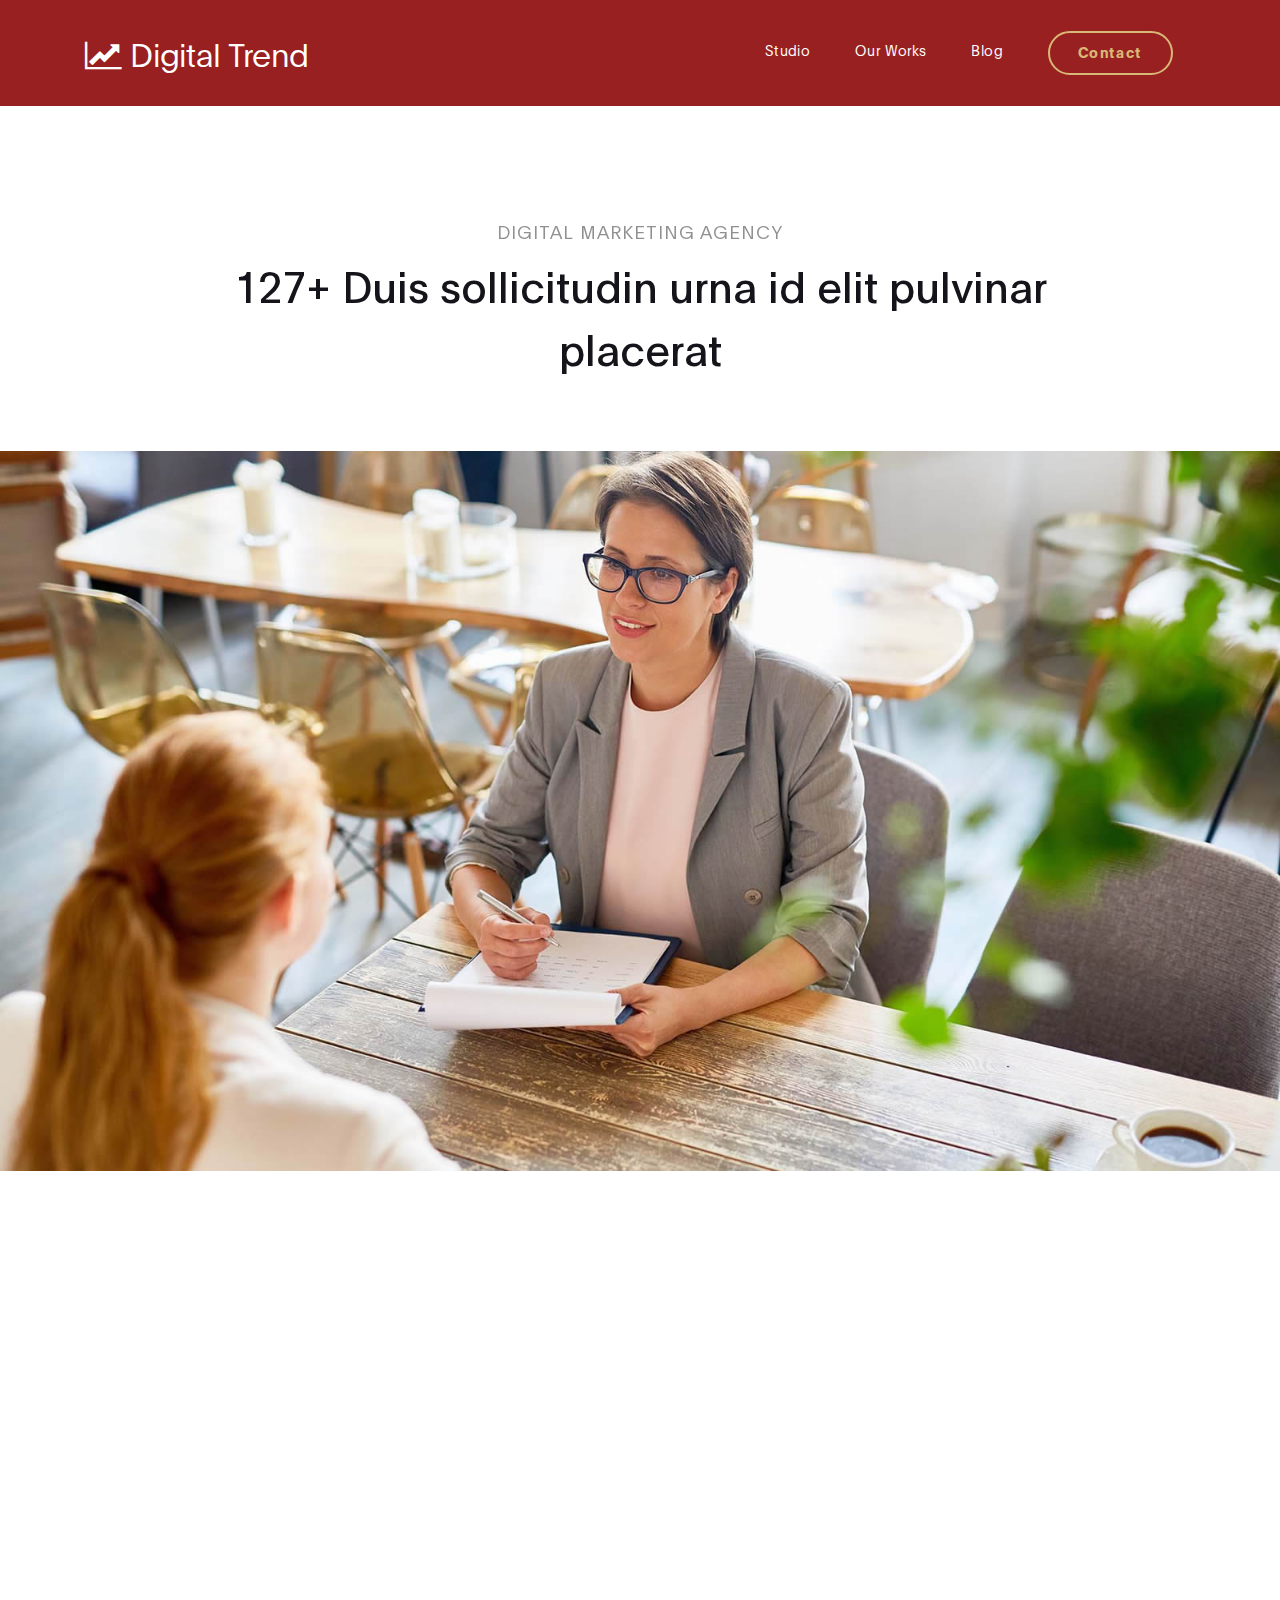
<file: project-detail.html>
<!DOCTYPE html>
<html lang="en">
<head>

     <title>Digital Trend - Project Detail</title>
<!--

DIGITAL TREND

https://templatemo.com/tm-538-digital-trend

-->
     <meta charset="UTF-8">
     <meta http-equiv="X-UA-Compatible" content="IE=Edge">
     <meta name="description" content="">
     <meta name="keywords" content="">
     <meta name="author" content="">
     <meta name="viewport" content="width=device-width, initial-scale=1, maximum-scale=1">

     <link rel="stylesheet" href="css/bootstrap.min.css">
     <link rel="stylesheet" href="css/font-awesome.min.css">
     <link rel="stylesheet" href="css/aos.css">
     <link rel="stylesheet" href="css/owl.carousel.min.css">
     <link rel="stylesheet" href="css/owl.theme.default.min.css">

     <!-- MAIN CSS -->
     <link rel="stylesheet" href="css/templatemo-digital-trend.css">

</head>
<body>

     <!-- MENU BAR -->
    <nav class="navbar navbar-expand-lg position-relative">
        <div class="container">
            <a class="navbar-brand" href="index.html">
              <i class="fa fa-line-chart"></i>
              Digital Trend
            </a>

            <button class="navbar-toggler" type="button" data-toggle="collapse" data-target="#navbarNav" aria-controls="navbarNav" aria-expanded="false"
                aria-label="Toggle navigation">
                <span class="navbar-toggler-icon"></span>
            </button>

            <div class="collapse navbar-collapse" id="navbarNav">
                <ul class="navbar-nav ml-auto">
                    <li class="nav-item">
                        <a href="index.html#about" class="nav-link">Studio</a>
                    </li>
                    <li class="nav-item">
                        <a href="index.html#project" class="nav-link">Our Works</a>
                    </li>
                    <li class="nav-item">
                        <a href="blog.html" class="nav-link">Blog</a>
                    </li>
                    <li class="nav-item">
                        <a href="contact.html" class="nav-link contact">Contact</a>
                    </li>
                </ul>
            </div>
        </div>
    </nav>


     <!-- PROJECT DETAIL -->
     <section class="project-detail section-padding-half">
          <div class="container">
               <div class="row">

                    <div class="col-lg-9 mx-auto col-md-10 col-12 mt-lg-5 text-center" data-aos="fade-up">

                      <h4>Digital Marketing Agency</h4>

                      <h1>127+ Duis sollicitudin urna id elit pulvinar placerat</h1>
                    </div>

               </div>
          </div>
     </section>

     <div class="full-image text-center" data-aos="zoom-in">
       <img src="images/project/project-detail/interview-process.jpg" class="img-fluid" alt="interview process">
     </div>

     <!-- PROJECT DETAIL -->
     <section class="project-detail section-padding">
          <div class="container">
               <div class="row">

                  <div class="col-lg-6 col-md-6 col-12 mb-5">

                      <img src="images/project/project-detail/personal-website.png" class="img-fluid" alt="personal website" data-aos="fade-up">
                    </div>

                    <div class="col-lg-5 col-md-6 mr-lg-auto mt-lg-5 col-12" data-aos="fade-up" data-aos-delay="200">

                      <h2>Pellentesque pretium interdum</h2>

                      <p class="mt-3 mb-4">Nunc sapien nulla, interdum at diam non, aliquam vestibulum leo. Fusce laoreet malesuada ante, consectetur consequat.</p>

                      <ul class="list-detail">
                        <li><span>Curabitur commodo a sapien non</span></li>
                        <li><span>Sed facilisis convallis turpis</span></li>
                        <li><span>Quisque placerat augue neque</span></li>
                        <li><span>Nullam fringilla arcu a tortor</span></li>
                      </ul>
                    </div>
               </div>

              <div class="col-lg-12 col-12">
                <div class="embed-responsive embed-responsive-16by9 my-5 py-5" data-aos="fade-up">
                    <iframe class="embed-responsive-item" width="800" height="450" src="https://www.youtube.com/embed/myVN26Vx4MU?controls=0" frameborder="0" allow="accelerometer; autoplay; encrypted-media; gyroscope; picture-in-picture" allowfullscreen></iframe>
                </div>
              </div>

              <div class="col-lg-9 mx-auto col-12" data-aos="fade-up">
                <div class="client-info mt-lg-5 py-lg-5">
                    <h3>Curabitur egestas mollis tellus sit amet porttitor. Sed leo nisl, posuere at molestie ac, suscipit auctor mauris. Etiam quis metus elementum, tempor risus vel.</h3>

                    <div class="d-flex align-items-center mt-3">
                      <img src="images/project/project-detail/male-avatar.png" class="img-fluid" alt="male avatar">

                      <p>Angelo Sharp, Creative Director</p>
                    </div>
                </div>
              </div>
          </div>
     </section>


    <footer class="site-footer">
      <div class="container">
        <div class="row">

          <div class="col-lg-5 mx-lg-auto col-md-8 col-10">
            <h1 class="text-white" data-aos="fade-up" data-aos-delay="100">We make creative <strong>brands</strong> only.</h1>
          </div>

          <div class="col-lg-3 col-md-6 col-12" data-aos="fade-up" data-aos-delay="200">
            <h4 class="my-4">Contact Info</h4>

            <p class="mb-1">
              <i class="fa fa-phone mr-2 footer-icon"></i> 
              +99 080 070 4224
            </p>

            <p>
              <a href="#">
                <i class="fa fa-envelope mr-2 footer-icon"></i>
                hello@company.com
              </a>
            </p>
          </div>

          <div class="col-lg-3 col-md-6 col-12" data-aos="fade-up" data-aos-delay="300">
            <h4 class="my-4">Our Studio</h4>

            <p class="mb-1">
              <i class="fa fa-home mr-2 footer-icon"></i> 
              Av. Lúcio Costa - Barra da Tijuca, Rio de Janeiro - RJ, Brazil
            </p>
          </div>

          <div class="col-lg-4 mx-lg-auto text-center col-md-8 col-12" data-aos="fade-up" data-aos-delay="400">
            <p class="copyright-text">Copyright &copy; 2020 Your Company
            <br>
            <a rel="nofollow noopener" href="https://templatemo.com">Design: TemplateMo</a></p>
          </div>

          <div class="col-lg-4 mx-lg-auto col-md-6 col-12" data-aos="fade-up" data-aos-delay="500">
            
            <ul class="footer-link">
              <li><a href="#">Stories</a></li>
              <li><a href="#">Work with us</a></li>
              <li><a href="#">Privacy</a></li>
            </ul>
          </div>

          <div class="col-lg-3 mx-lg-auto col-md-6 col-12" data-aos="fade-up" data-aos-delay="600">
            <ul class="social-icon">
              <li><a href="#" class="fa fa-instagram"></a></li>
              <li><a href="#" class="fa fa-twitter"></a></li>
              <li><a href="#" class="fa fa-dribbble"></a></li>
              <li><a href="#" class="fa fa-behance"></a></li>
            </ul>
          </div>

        </div>
      </div>
    </footer>


     <!-- SCRIPTS -->
     <script src="js/jquery.min.js"></script>
     <script src="js/bootstrap.min.js"></script>
     <script src="js/aos.js"></script>
     <script src="js/owl.carousel.min.js"></script>
     <script src="js/custom.js"></script>

</body>
</html>
</file>
<file: css/templatemo-digital-trend.css>
/*

DIGITAL TREND

https://templatemo.com/tm-538-digital-trend

*/
  
  @font-face {
      font-family: 'Plain-Regular';
      src: url('../fonts/Plain-Regular.woff2') format('woff2'),
          url('../fonts/Plain-Regular.woff') format('woff');
      font-weight: normal;
      font-style: normal;
  }

  @font-face {
      font-family: 'Plain-Light';
      src: url('../fonts/Plain-Light.woff2') format('woff2'),
          url('../fonts/Plain-Light.woff') format('woff');
      font-weight: bold;
      font-style: normal;
  }

  @font-face {
      font-family: 'Plain-Bold';
      src: url('../fonts/Plain-Bold.woff2') format('woff2'),
          url('../fonts/Plain-Bold.woff') format('woff');
      font-weight: bold;
      font-style: normal;
  }

  :root {
    --primary-color:        #640E0E;
    --secondary-color:      #D9B877;
    --white-color:          #ffffff;
    --dark-color:           #171819;
    --project-bg:           #f0f8ff;
    --menu-bg:              #992020 ;

    --title-color:          #15141a;
    --gray-color:           #909090;
    --link-color:           #404040;
    --p-color:              #666262;

    --base-font-family:     'Plain-Light', sans-serif;
    --title-font-family:    'Plain-Regular', sans-serif;
    --font-bold-family:     'Plain-Bold', sans-serif;
    --font-weight-bold:     bold;

    --h1-font-size:         42px;
    --h2-font-size:         32px;
    --h3-font-size:         24px;
    --p-font-size:          18px;
    --base-font-size:       16px;
    --menu-font-size:       14px;

    --border-radius-large:  100px;
    --border-radius-small:  5px;
  }

  body {
    background: var(--white-color);
    font-family: var(--base-font-family);
  }


  /*---------------------------------------
     TYPOGRAPHY              
  -----------------------------------------*/

  h1,h2,h3,h4,h5,h6 {
    font-family: var(--title-font-family);
    line-height: inherit;
  }

  h1 {
    color: var(--title-color);
    font-size: var(--h1-font-size);
  }

  h2 {
    font-size: var(--h2-font-size);
    font-weight: 100;
  }

  h3 {
    font-size: var(--h3-font-size);
    font-weight: 100;
    margin-bottom: 0;
  }

  h4 {
    color: var(--gray-color);
    font-family: var(--base-font-family);
    font-size: var(--p-font-size);
    letter-spacing: 1px;
    text-transform: uppercase;
  }

  p {
    color: var(--p-color);
    font-size: var(--p-font-size);
    line-height: 1.5em;
  }

  b, 
  strong {
    letter-spacing: 0;
    color: var(--secondary-color);
  }


  /*  BLOCKQUOTES */
  .quote {
    position: relative;
    margin: 0;
  }

  .quote::after {
    content: "“";
    position: absolute;
    bottom: -80px;
    left: 20px;
    font-family: times;
    color: var(--gray-color);
    font-weight: var(--font-weight-bold);
    font-size: 14em;
    line-height: 0;
    opacity: 0.10;
  }

  blockquote {
    border-left: 5px solid rgba(0,0,0,0.05);
    display: block;
    margin: 42px 0;
    padding: 14px 22px;
    color: rgba(0,0,0,0.5);
  }


  /* BUTTON */
  .custom-btn {
    background: transparent;
    border: 2px solid var(--dark-color);
    border-radius: var(--border-radius-large);
    padding: 12px 26px 14px 26px;
    color: var(--dark-color);
    font-family: var(--title-font-family);
    font-size: var(--p-font-size);
    white-space: nowrap;
  }

  .custom-btn.btn-bg {
    background: var(--white-color);
    color: var(--primary-color);
    border-color: transparent;
	transition: all .3s ease;
  }
  
  .custom-btn:hover,
  .custom-btn:focus {
    background: var(--dark-color);
    color: var(--white-color);
    border-color: transparent;
  }


  /*---------------------------------------
     GENERAL               
  -----------------------------------------*/

  * {
    -webkit-box-sizing: border-box;
    -moz-box-sizing: border-box;
    box-sizing: border-box;
  }

  *::before,
  *::after {
    -webkit-box-sizing: border-box;
    -moz-box-sizing: border-box;
    box-sizing: border-box;
  }

  a {
    color: var(--link-color);
    font-weight: normal;
    text-decoration: none;
  }

  a:hover, 
  a:active, 
  a:focus {
    color: var(--secondary-color);
    outline: none;
    text-decoration: none;
  }

  ::selection {
    background: var(--secondary-color);
    color: var(--white-color);
  }

  .section-padding {
    padding: 8em 0;
  }
  .section-padding-half {
    padding: 4em 0;
  }

  .google-map iframe {
    display: block;
    width: 100%;
  }



  /*---------------------------------------
    MENU             
  -----------------------------------------*/

  .navbar {
    background: var(--menu-bg);
    z-index: 2;
    top: 0;
    right: 0;
    left: 0;
    padding: 1.5em;
  }

  .navbar-brand {
    color: var(--white-color);
    font-size: var(--h2-font-size);
  }

  .nav-link {
    color: var(--white-color);
    font-size: var(--menu-font-size);
    letter-spacing: 0.4px;
    margin: 0 1.6em;
    padding: 0.6em;
  }

  .nav-link.active,
  .nav-link:hover {
    color: var(--secondary-color);
  }

  .navbar-expand-lg .navbar-nav .nav-link {
    padding-right: 0;
    padding-left: 0;
  }

  .navbar-expand-lg .navbar-nav .nav-link.contact {
    border: 2px solid var(--secondary-color);
    border-radius: var(--border-radius-large);
    color: var(--secondary-color);
    font-family: var(--font-bold-family);
    padding: 0.6em 2em 0.8em 2em;
  }

  .navbar-expand-lg .navbar-nav .nav-link.contact:hover,
  .navbar-expand-lg .navbar-nav .nav-link.contact.active {
    background: var(--secondary-color);
    color: var(--white-color);
  }

  .navbar-nav .navbar-toggler-icon {
    background: none;
  }

  .navbar-toggler {
    border: 0;
    padding: 0;
    cursor: pointer;
    margin: 0 10px 0 0;
    width: 30px;
    height: 35px;
    outline: none;
  }

  .navbar-toggler:focus {
    outline: none;
  }

  .navbar-toggler[aria-expanded="true"] .navbar-toggler-icon {
    background: transparent;
  }

  .navbar-toggler[aria-expanded="true"] .navbar-toggler-icon::before,
  .navbar-toggler[aria-expanded="true"] .navbar-toggler-icon::after {
    transition: top 300ms 50ms ease, -webkit-transform 300ms 350ms ease;
    transition: top 300ms 50ms ease, transform 300ms 350ms ease;
    transition: top 300ms 50ms ease, transform 300ms 350ms ease, -webkit-transform 300ms 350ms ease;
    top: 0;
  }

  .navbar-toggler[aria-expanded="true"] .navbar-toggler-icon::before {
    transform: rotate(45deg);
  }

  .navbar-toggler[aria-expanded="true"] .navbar-toggler-icon::after {
    transform: rotate(-45deg);
  }

  .navbar-toggler .navbar-toggler-icon {
    background: var(--white-color);
    transition: background 10ms 300ms ease;
    display: block;
    width: 30px;
    height: 2px;
    position: relative;
  }

  .navbar-toggler .navbar-toggler-icon::before,
  .navbar-toggler .navbar-toggler-icon::after {
    transition: top 300ms 350ms ease, -webkit-transform 300ms 50ms ease;
    transition: top 300ms 350ms ease, transform 300ms 50ms ease;
    transition: top 300ms 350ms ease, transform 300ms 50ms ease, -webkit-transform 300ms 50ms ease;
    position: absolute;
    right: 0;
    left: 0;
    background: var(--white-color);
    width: 30px;
    height: 2px;
    content: '';
  }

  .navbar-toggler .navbar-toggler-icon::before {
    top: -8px;
  }

  .navbar-toggler .navbar-toggler-icon::after {
    top: 8px;
  }



  /*---------------------------------------
     HERO              
  -----------------------------------------*/

  .hero {
    position: relative;
    padding: 5em 0;
    overflow: hidden;
  }

  .hero-bg {
    background: linear-gradient(170deg, var(--primary-color) 64%, var(--white-color) 30%);
  }

  .hero-image {
    position: relative;
    top: 2em;
  }



  /*---------------------------------------
     PROJECT              
  -----------------------------------------*/

  .project {
    background: var(--project-bg);
  }

  .project-wrapper {
    position: relative;
  }

  .project-wrapper img {
    border-radius: var(--border-radius-small);
  }

  .project-info {
    background: var(--white-color);
    border-radius: var(--border-radius-small);
    position: absolute;
    bottom: 32px;
    right: 32px;
    left: 32px;
    width: 90%;
    padding: 32px;
  }

  .project-info small {
    font-family: Plain-Bold;
    color: var(--gray-color);
    position: relative;
    top: 2px;
  }

  .project-info a {
    color: var(--primary-color);
  }

  .project-info .project-icon {
    background: var(--primary-color);
  }

  .project-icon {
    position: absolute;
    right: 30px;
    top: 40px;
    background: var(--dark-color);
    border-radius: var(--border-radius-large);
    color: var(--white-color);
    font-size: var(--h2-font-size);
    width: 40px;
    height: 40px;
    line-height: 40px;
    text-align: center;
    padding-left: 5px;
  }

  .owl-theme .owl-dots .owl-dot {
    outline: none;
  }

  .owl-theme .owl-dots .owl-dot span {
    background: var(--gray-color);
    width: 50px;
    height: 3px;
    margin:  35px 5px;
  }

  .owl-theme .owl-dots .owl-dot.active span, 
  .owl-theme .owl-dots .owl-dot:hover span {
    background: var(--secondary-color);
  }

  .list-detail {
    margin-left: 1em;
    padding-left: 1em;
    position: relative;
  }

  .list-detail li {
    display: block;
    list-style: none;
    margin: 0.6em 0 0 0.8em;
  }

  .list-detail li::before {
    content: "";
    width: 0;
    height: 0;
    border-width: 0 16px 16px 0;
    border-color: transparent var(--secondary-color) transparent transparent;
    border-style: solid;
    position: absolute;
    left: 0;
  }

  .list-detail span {
    position: relative;
    bottom: 5px;
  }

  .client-info img {
    width: 100px;
    margin-right: 1em;
  }



  /*---------------------------------------
      ABOUT            
  -----------------------------------------*/

  .about {
    position: relative;
    overflow: hidden;
  }

  .about-image img {
    display: block;
    margin: 0 auto;
  }



  /*---------------------------------------
      BLOG            
  -----------------------------------------*/

  .blog-header {
    border-radius: var(--border-radius-small);
    position: relative;
    overflow: hidden;
  }

  .blog-header img {
    border-radius: var(--border-radius-small);
    display: block;
  }

  .blog-header-info {
    background: linear-gradient(transparent,rgba(0,0,0,0.95));
    position: absolute;
    right: 0;
    left: 0;
    bottom: 0;
    padding: 2em;
  }

  .blog-header-info h3 {
    max-width: 80%;
  }

  .blog-header-info a {
    color: var(--white-color);
  }

  .blog-header-info a:hover {
    color: var(--secondary-color);
  }

  .blog-sidebar img {
    border-radius: var(--border-radius-small);
    width: 159px;
    margin-right: 22px;
  }

  .blog-sidebar h3 {
    font-size: 18px;
  }



  /*---------------------------------------
     CONTACT              
  -----------------------------------------*/

  .newsletter-form .form-control,
  .contact-form .form-control {
    box-shadow: none;
    background: var(--project-bg);
    border: 0;
    padding: 1.7em 1.3em;
    margin: 14px 0;
  }

  .newsletter-form button,
  .contact-form #submit-button {
    background: var(--primary-color);
    border-radius: var(--border-radius-large);
    color: var(--white-color);
    cursor: pointer;
    font-size: var(--p-font-size);
    line-height: 0px;
    padding: 1.5em 1.3em;
  }

  .newsletter-form button {
    background: var(--secondary-color);
  }



  /*---------------------------------------
     FOOTER              
  -----------------------------------------*/

  .site-footer {
    background: var(--dark-color);
    padding: 7em 0 6em 0;
  }

  .site-footer a {
    color: var(--p-color);
  }

  .site-footer a:hover,
  .footer-icon {
    color: var(--secondary-color);
  }

  .footer-link li {
    display: inline-block;
    list-style: none;
    margin: 0 10px;
  }

  .copyright-text,
  .footer-link,
  .site-footer .social-icon {
    margin-top: 6em;
  }

  .copyright-text {
    margin-top: 5.3em;
  }



  /*---------------------------------------
     SOCIAL ICON              
  -----------------------------------------*/

  .social-icon {
    position: relative;
    padding: 0;
    margin: 4em 0 0 0;
  }

  .social-icon li {
    display: inline-block;
    list-style: none;
  }

  .social-icon li a {
    text-decoration: none;
    display: inline-block;
    font-size: var(--base-font-size);
    margin: 10px;
    text-align: center;
  }



  /*---------------------------------------
     RESPONSIVE STYLES              
  -----------------------------------------*/

  @media screen and (min-width: 1200px) {

    .about-info h2 {
      max-width: 70%;
    }
  }

  @media screen and (min-width: 991px) {

    .project h2 {
      max-width: 32%;
      margin: 0 auto;
    }
  }

  @media screen and (max-width: 991px) {

    .hero {
      padding-top: 14em;
    }

    .hero-text {
      bottom: 2em;
    }

    .navbar {
      padding: 1em;
    }

    .navbar-collapse {
      text-align: center;
      padding: 2.5em 0;
    }

    .nav-link {
      display: inline-block;
    }

    .navbar-expand-lg .navbar-nav .nav-link.contact {
      margin: 1em 0;
    }

    .copyright-text, 
    .footer-link, 
    .site-footer .social-icon {
      margin-top: 3em;
      padding: 0;
      text-align: left;
    }
  }

  @media screen and (max-width: 767px) {

    h1 {
      font-size: 36px;
    }

    h2 {
      font-size: 28px;
    }

    h3 {
      font-size: 22px;
    }

    .project-info {
      right: 0;
      left: 0;
      margin: 0 auto;
    }

    .footer-link, 
    .site-footer .social-icon {
      margin-top: 1em;
    }

    .copyright-text {
      margin: 2.5em 0 1em 0;
    }

    .footer-link li {
      margin-left: 0;
    }
  }
</file>
